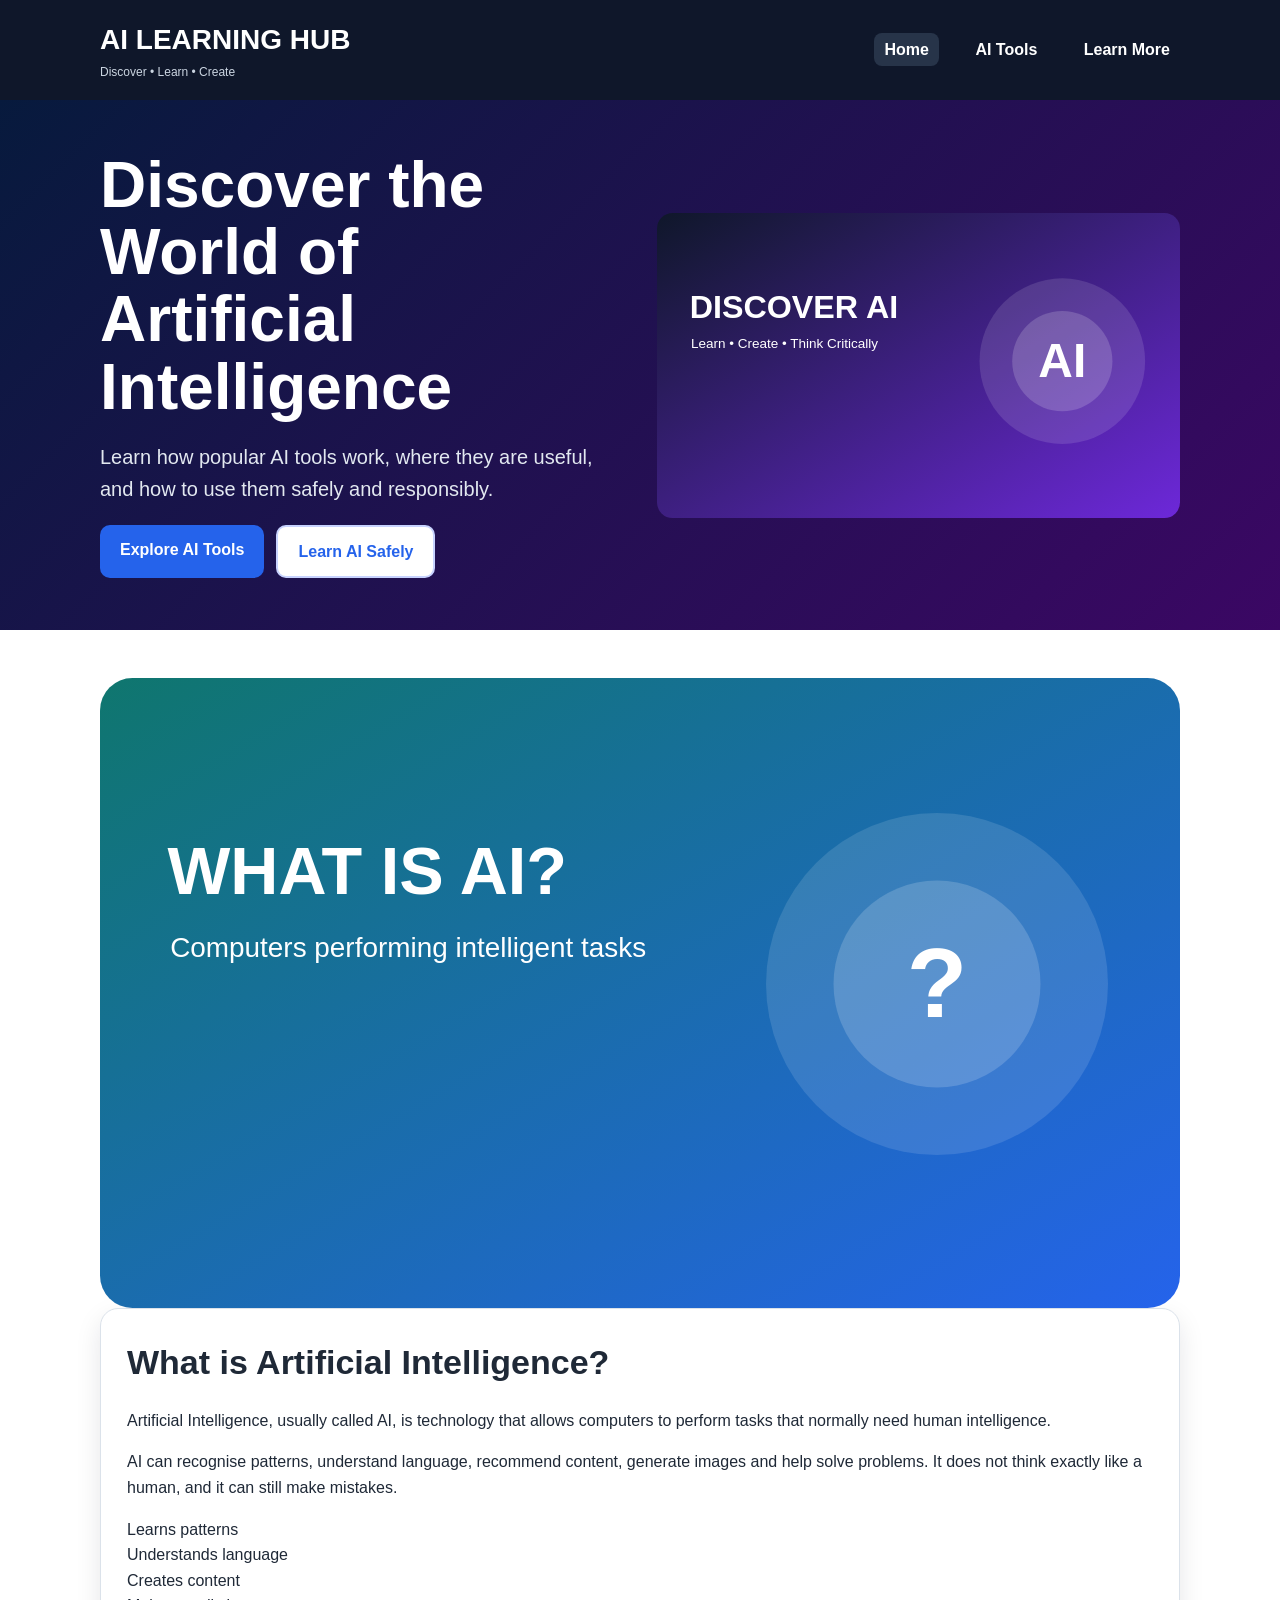
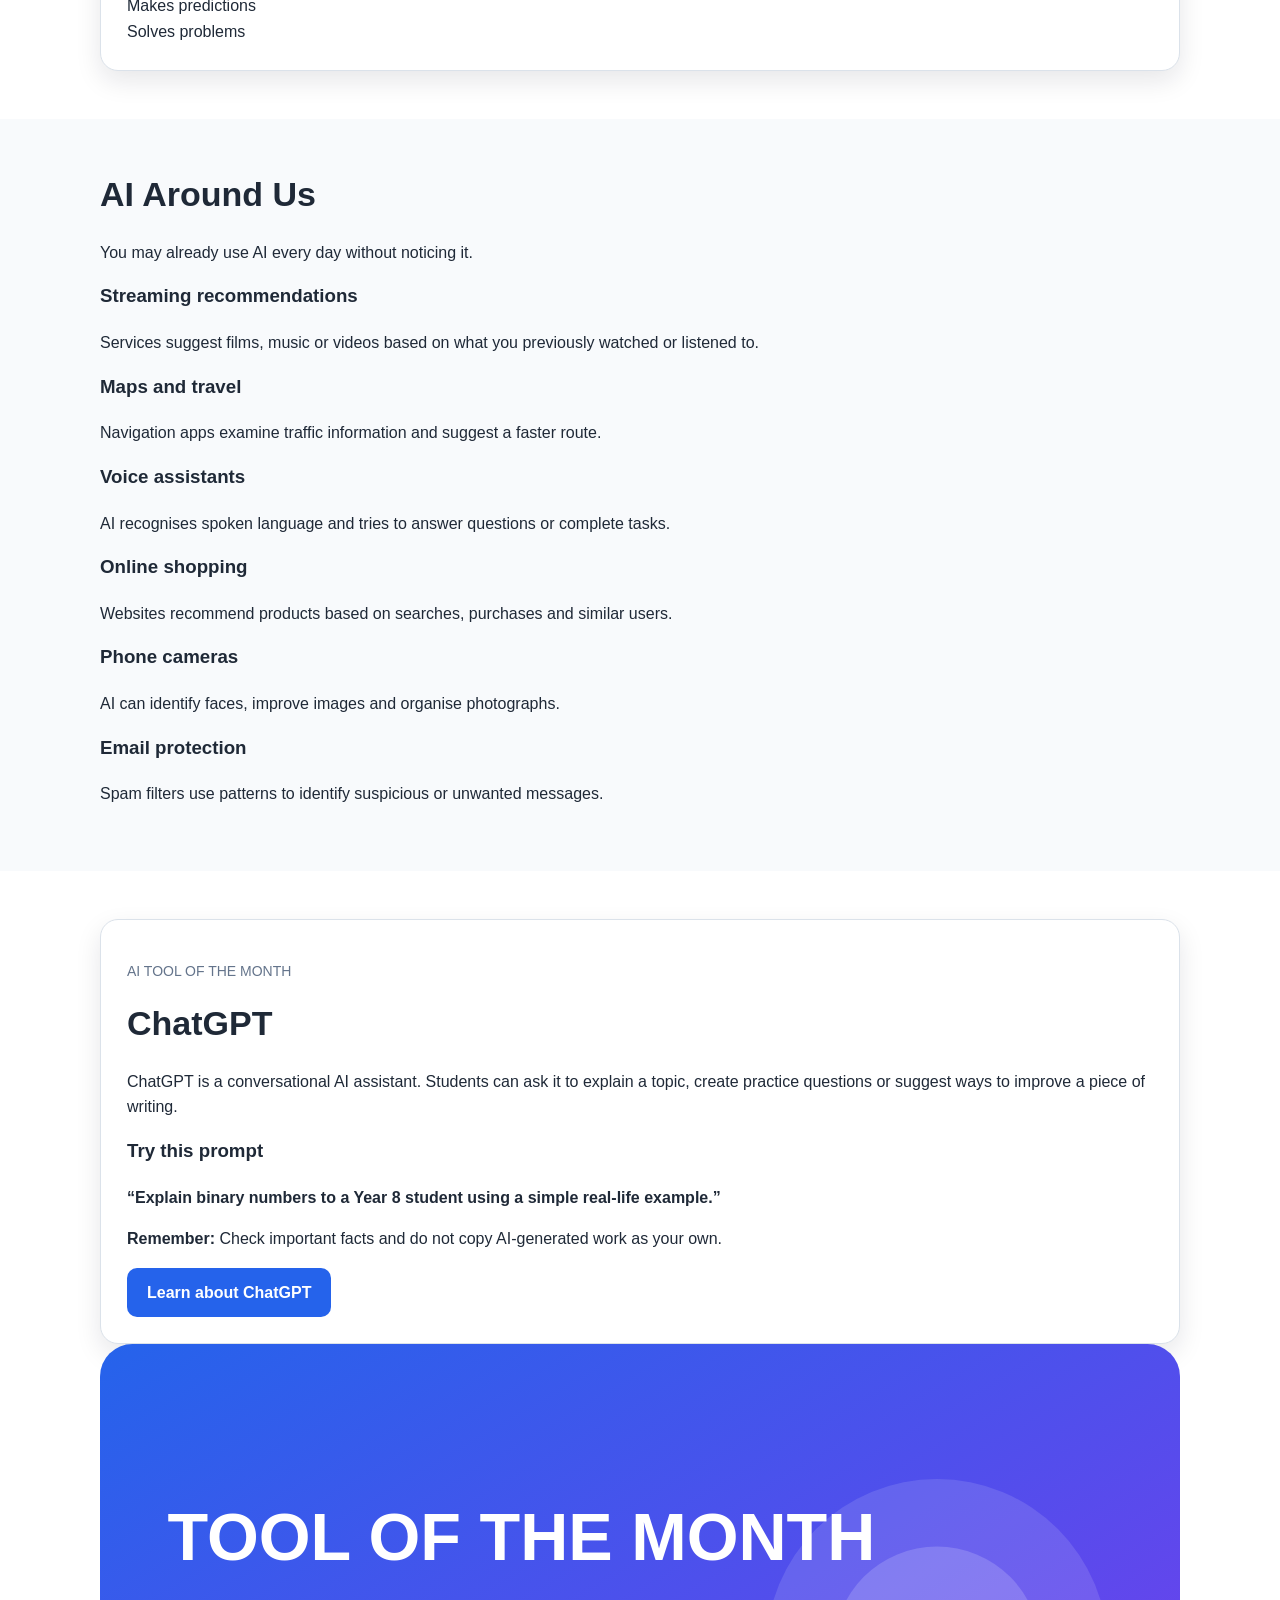
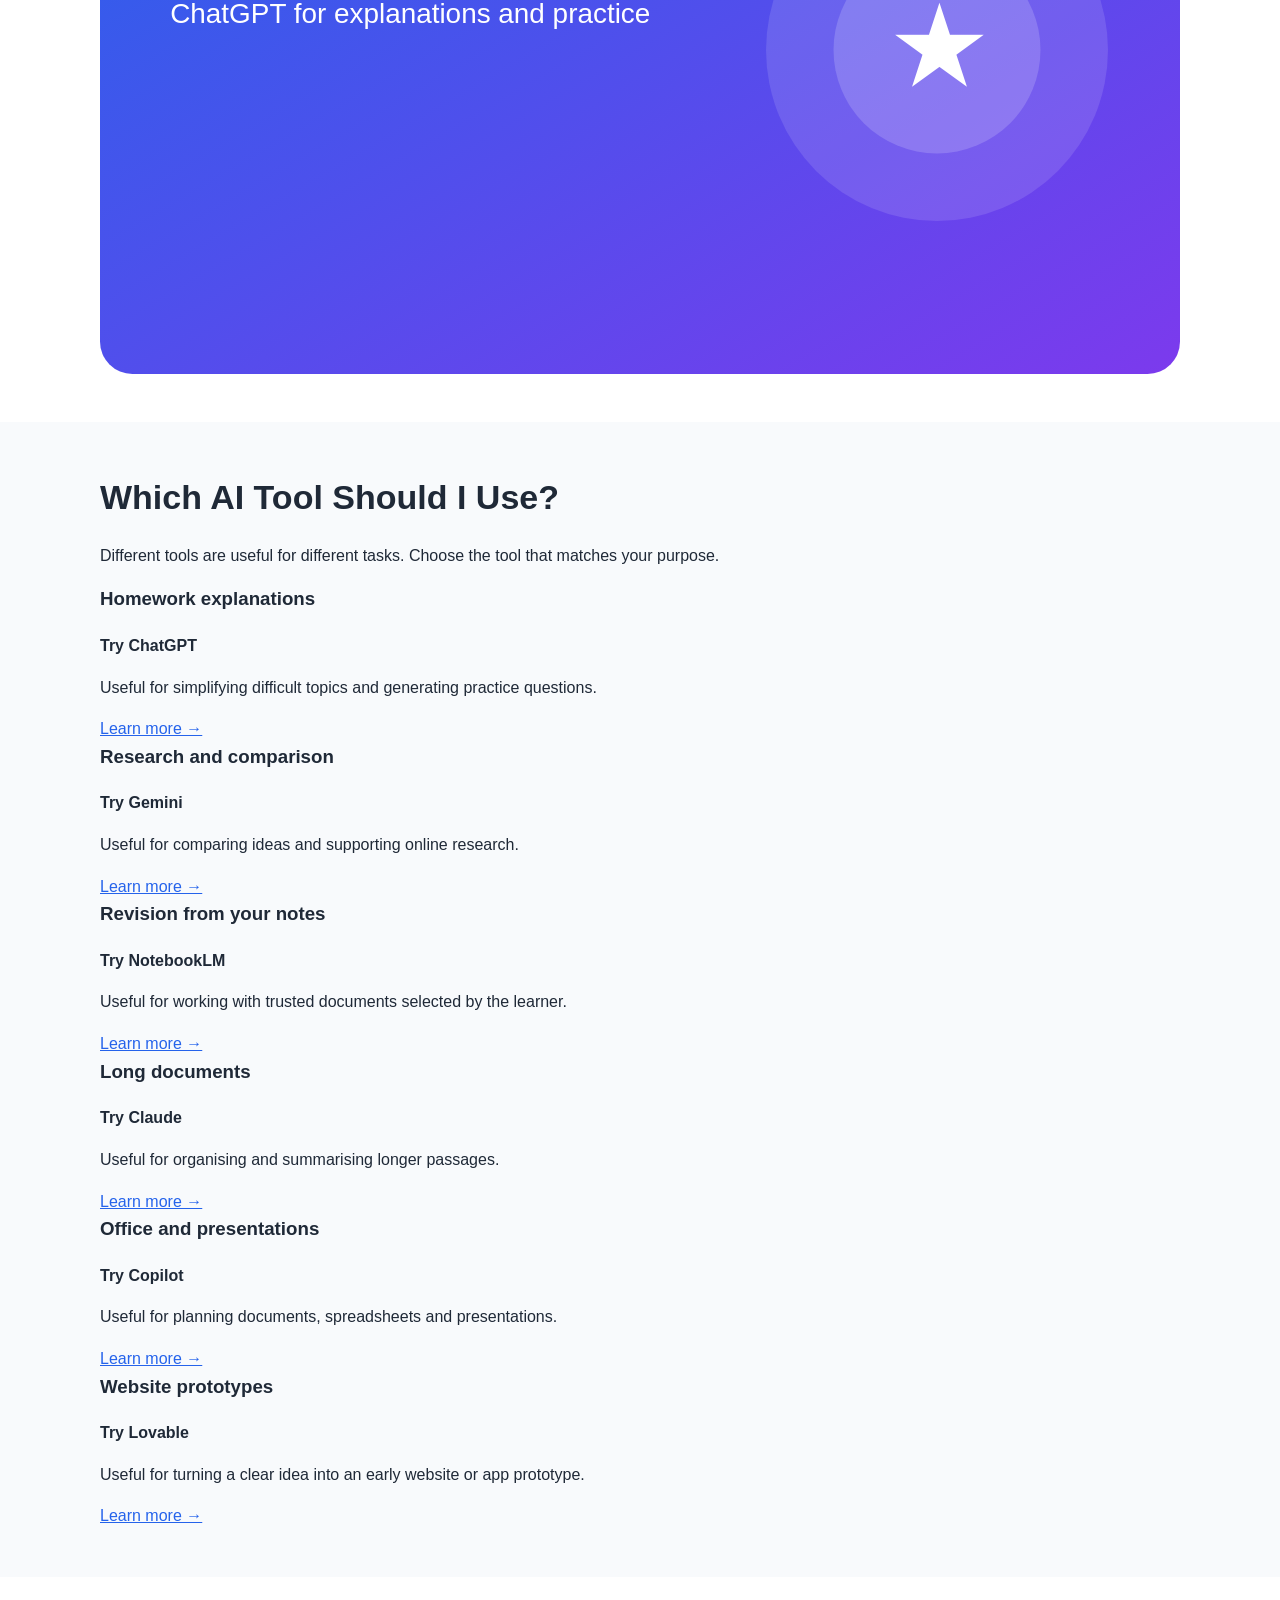
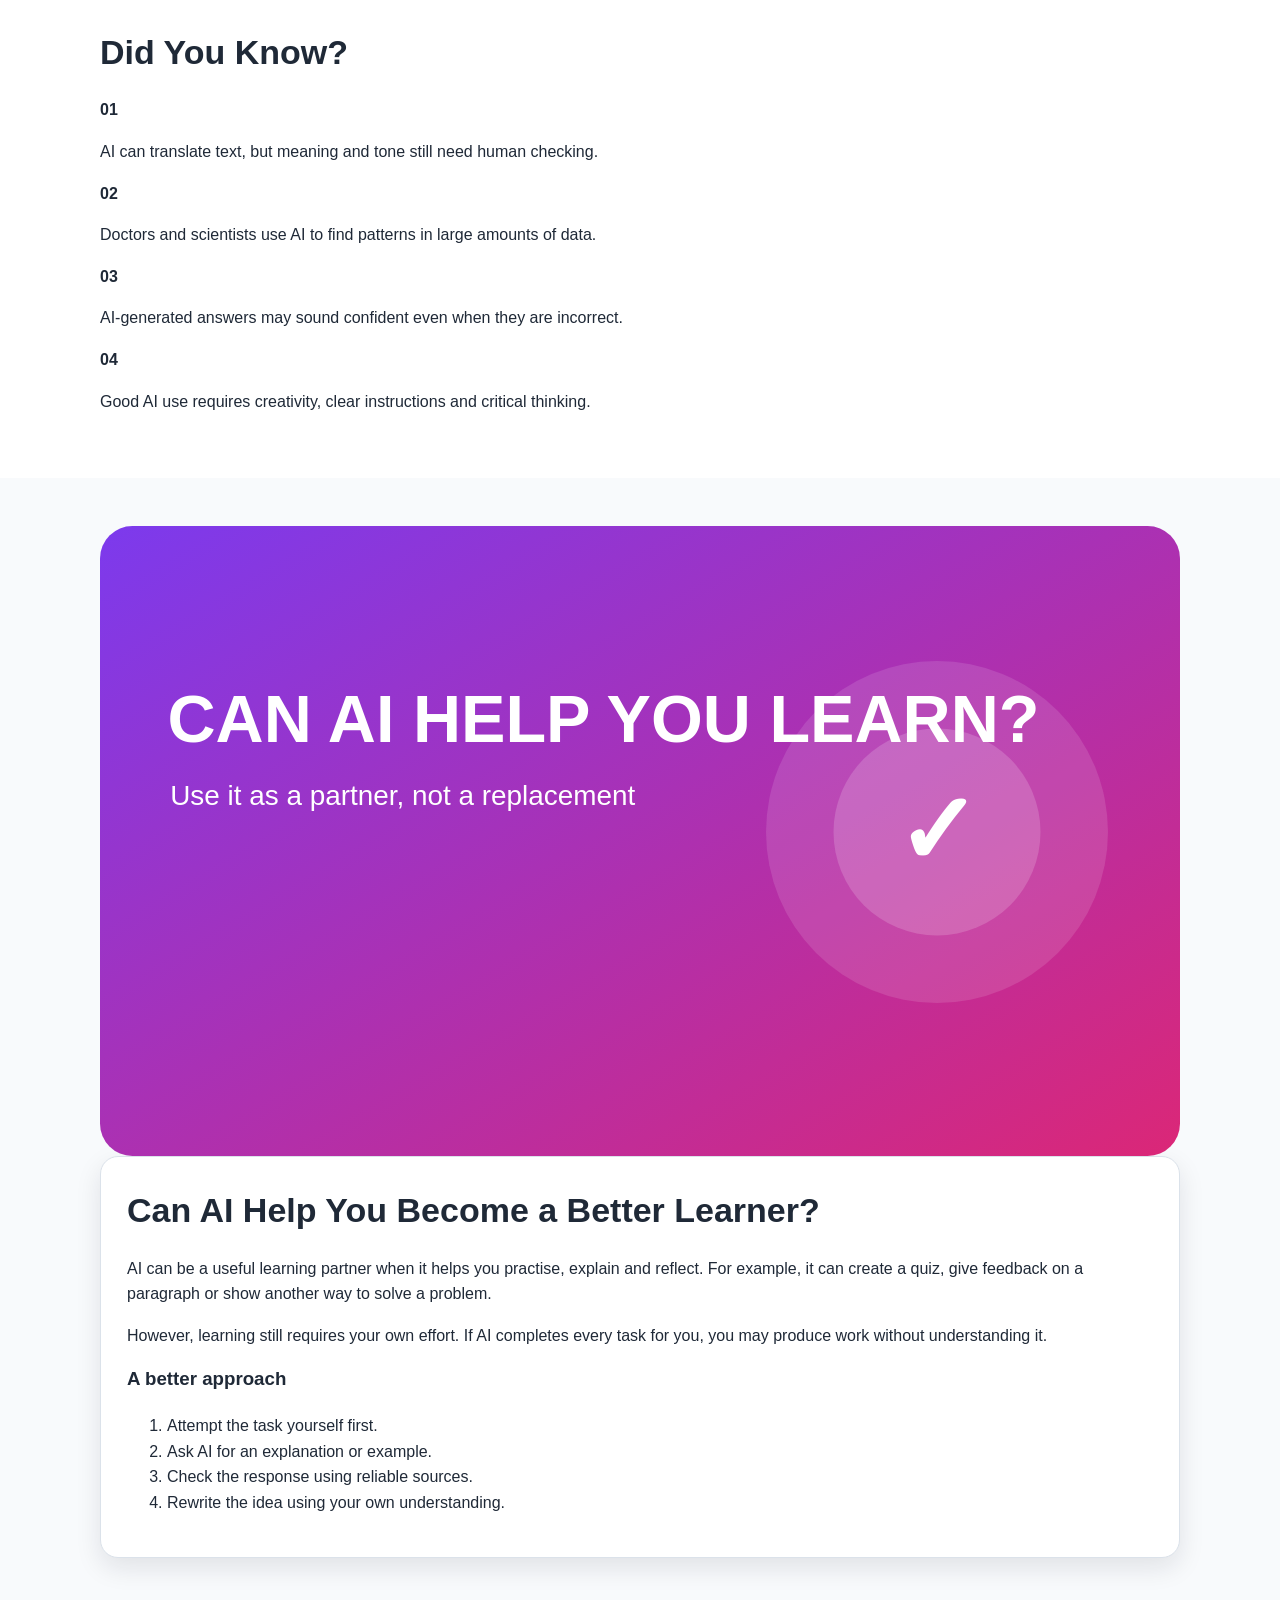
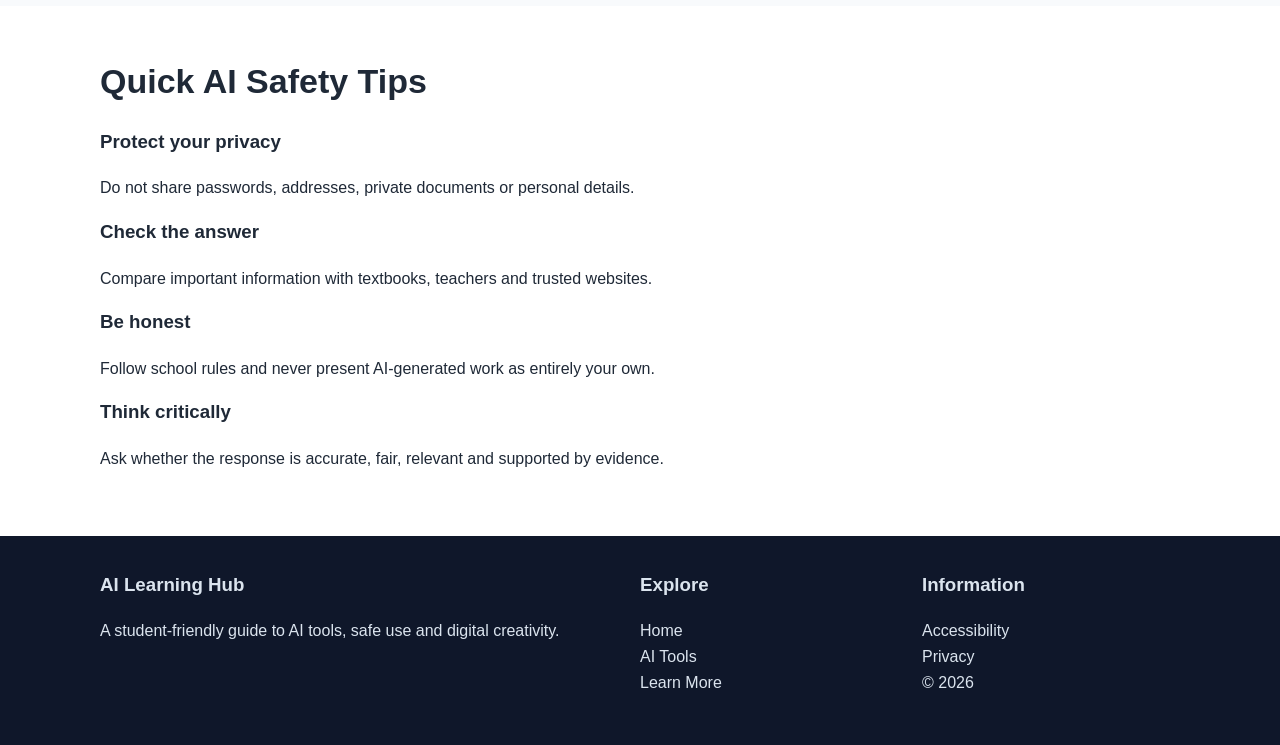
<file: index.html>
<!doctype html>
<html lang="en">
<head>
<meta charset="utf-8">
<meta name="viewport" content="width=device-width,initial-scale=1">
<title>AI Learning Hub | Home</title>
<meta name="description" content="A student-friendly introduction to artificial intelligence and useful AI tools.">
<link rel="stylesheet" href="css/style.css">
</head>
<body>
<header>
  <div class="container header-row">
    <div class="logo">AI LEARNING HUB<small>Discover • Learn • Create</small></div>
    <nav aria-label="Main navigation">
      <a class="active" href="index.html">Home</a>
      <a href="ai-tools.html">AI Tools</a>
      <a href="learn-more.html">Learn More</a>
    </nav>
  </div>
</header>

<main>
<section class="hero">
  <div class="container hero-grid">
    <div>
      <h1>Discover the World of Artificial Intelligence</h1>
      <p>Learn how popular AI tools work, where they are useful, and how to use them safely and responsibly.</p>
      <div class="button-row">
        <a class="button" href="ai-tools.html">Explore AI Tools</a>
        <a class="button secondary" href="#safety">Learn AI Safely</a>
      </div>
    </div>
    <img src="images/hero.svg" alt="Colourful AI Learning Hub banner">
  </div>
</section>

<section id="what-is-ai">
  <div class="container two-col">
    <img src="images/what-is-ai.svg" alt="What is Artificial Intelligence illustration">
    <div class="panel">
      <h2>What is Artificial Intelligence?</h2>
      <p>Artificial Intelligence, usually called AI, is technology that allows computers to perform tasks that normally need human intelligence.</p>
      <p>AI can recognise patterns, understand language, recommend content, generate images and help solve problems. It does not think exactly like a human, and it can still make mistakes.</p>
      <div class="ai-list">
        <div class="ai-item">Learns patterns</div>
        <div class="ai-item">Understands language</div>
        <div class="ai-item">Creates content</div>
        <div class="ai-item">Makes predictions</div>
        <div class="ai-item">Solves problems</div>
      </div>
    </div>
  </div>
</section>

<section class="light" id="around-us">
  <div class="container">
    <h2>AI Around Us</h2>
    <p>You may already use AI every day without noticing it.</p>
    <div class="cards">
      <div class="card"><h3>Streaming recommendations</h3><p>Services suggest films, music or videos based on what you previously watched or listened to.</p></div>
      <div class="card"><h3>Maps and travel</h3><p>Navigation apps examine traffic information and suggest a faster route.</p></div>
      <div class="card"><h3>Voice assistants</h3><p>AI recognises spoken language and tries to answer questions or complete tasks.</p></div>
      <div class="card"><h3>Online shopping</h3><p>Websites recommend products based on searches, purchases and similar users.</p></div>
      <div class="card"><h3>Phone cameras</h3><p>AI can identify faces, improve images and organise photographs.</p></div>
      <div class="card"><h3>Email protection</h3><p>Spam filters use patterns to identify suspicious or unwanted messages.</p></div>
    </div>
  </div>
</section>

<section id="tool-month">
  <div class="container two-col">
    <div class="panel">
      <p class="small">AI TOOL OF THE MONTH</p>
      <h2>ChatGPT</h2>
      <p>ChatGPT is a conversational AI assistant. Students can ask it to explain a topic, create practice questions or suggest ways to improve a piece of writing.</p>
      <h3>Try this prompt</h3>
      <p><strong>“Explain binary numbers to a Year 8 student using a simple real-life example.”</strong></p>
      <p><strong>Remember:</strong> Check important facts and do not copy AI-generated work as your own.</p>
      <a class="button" href="ai-tools.html#chatgpt">Learn about ChatGPT</a>
    </div>
    <img src="images/tool-month.svg" alt="ChatGPT tool of the month banner">
  </div>
</section>

<section class="light" id="choose-tool">
  <div class="container">
    <h2>Which AI Tool Should I Use?</h2>
    <p>Different tools are useful for different tasks. Choose the tool that matches your purpose.</p>
    <div class="tool-grid">
      <div class="tool-card"><h3>Homework explanations</h3><p><strong>Try ChatGPT</strong></p><p>Useful for simplifying difficult topics and generating practice questions.</p><a href="ai-tools.html#chatgpt">Learn more →</a></div>
      <div class="tool-card"><h3>Research and comparison</h3><p><strong>Try Gemini</strong></p><p>Useful for comparing ideas and supporting online research.</p><a href="ai-tools.html#gemini">Learn more →</a></div>
      <div class="tool-card"><h3>Revision from your notes</h3><p><strong>Try NotebookLM</strong></p><p>Useful for working with trusted documents selected by the learner.</p><a href="ai-tools.html#notebooklm">Learn more →</a></div>
      <div class="tool-card"><h3>Long documents</h3><p><strong>Try Claude</strong></p><p>Useful for organising and summarising longer passages.</p><a href="ai-tools.html#claude">Learn more →</a></div>
      <div class="tool-card"><h3>Office and presentations</h3><p><strong>Try Copilot</strong></p><p>Useful for planning documents, spreadsheets and presentations.</p><a href="ai-tools.html#copilot">Learn more →</a></div>
      <div class="tool-card"><h3>Website prototypes</h3><p><strong>Try Lovable</strong></p><p>Useful for turning a clear idea into an early website or app prototype.</p><a href="ai-tools.html#lovable">Learn more →</a></div>
    </div>
  </div>
</section>

<section id="facts">
  <div class="container">
    <h2>Did You Know?</h2>
    <div class="facts">
      <div class="fact"><strong>01</strong><p>AI can translate text, but meaning and tone still need human checking.</p></div>
      <div class="fact"><strong>02</strong><p>Doctors and scientists use AI to find patterns in large amounts of data.</p></div>
      <div class="fact"><strong>03</strong><p>AI-generated answers may sound confident even when they are incorrect.</p></div>
      <div class="fact"><strong>04</strong><p>Good AI use requires creativity, clear instructions and critical thinking.</p></div>
    </div>
  </div>
</section>

<section class="light" id="featured-story">
  <div class="container two-col">
    <img src="images/story.svg" alt="Can AI help you learn illustration">
    <div class="panel">
      <h2>Can AI Help You Become a Better Learner?</h2>
      <p>AI can be a useful learning partner when it helps you practise, explain and reflect. For example, it can create a quiz, give feedback on a paragraph or show another way to solve a problem.</p>
      <p>However, learning still requires your own effort. If AI completes every task for you, you may produce work without understanding it.</p>
      <h3>A better approach</h3>
      <ol>
        <li>Attempt the task yourself first.</li>
        <li>Ask AI for an explanation or example.</li>
        <li>Check the response using reliable sources.</li>
        <li>Rewrite the idea using your own understanding.</li>
      </ol>
    </div>
  </div>
</section>

<section id="safety">
  <div class="container">
    <h2>Quick AI Safety Tips</h2>
    <div class="safety-grid">
      <div class="safety"><h3>Protect your privacy</h3><p>Do not share passwords, addresses, private documents or personal details.</p></div>
      <div class="safety"><h3>Check the answer</h3><p>Compare important information with textbooks, teachers and trusted websites.</p></div>
      <div class="safety"><h3>Be honest</h3><p>Follow school rules and never present AI-generated work as entirely your own.</p></div>
      <div class="safety"><h3>Think critically</h3><p>Ask whether the response is accurate, fair, relevant and supported by evidence.</p></div>
    </div>
  </div>
</section>
</main>

<footer>
  <div class="container footer-grid">
    <div><h3>AI Learning Hub</h3><p>A student-friendly guide to AI tools, safe use and digital creativity.</p></div>
    <div><h3>Explore</h3><p><a href="index.html">Home</a><br><a href="ai-tools.html">AI Tools</a><br><a href="learn-more.html">Learn More</a></p></div>
    <div><h3>Information</h3><p>Accessibility<br>Privacy<br>© 2026</p></div>
  </div>
</footer>
</body>
</html>
</file>
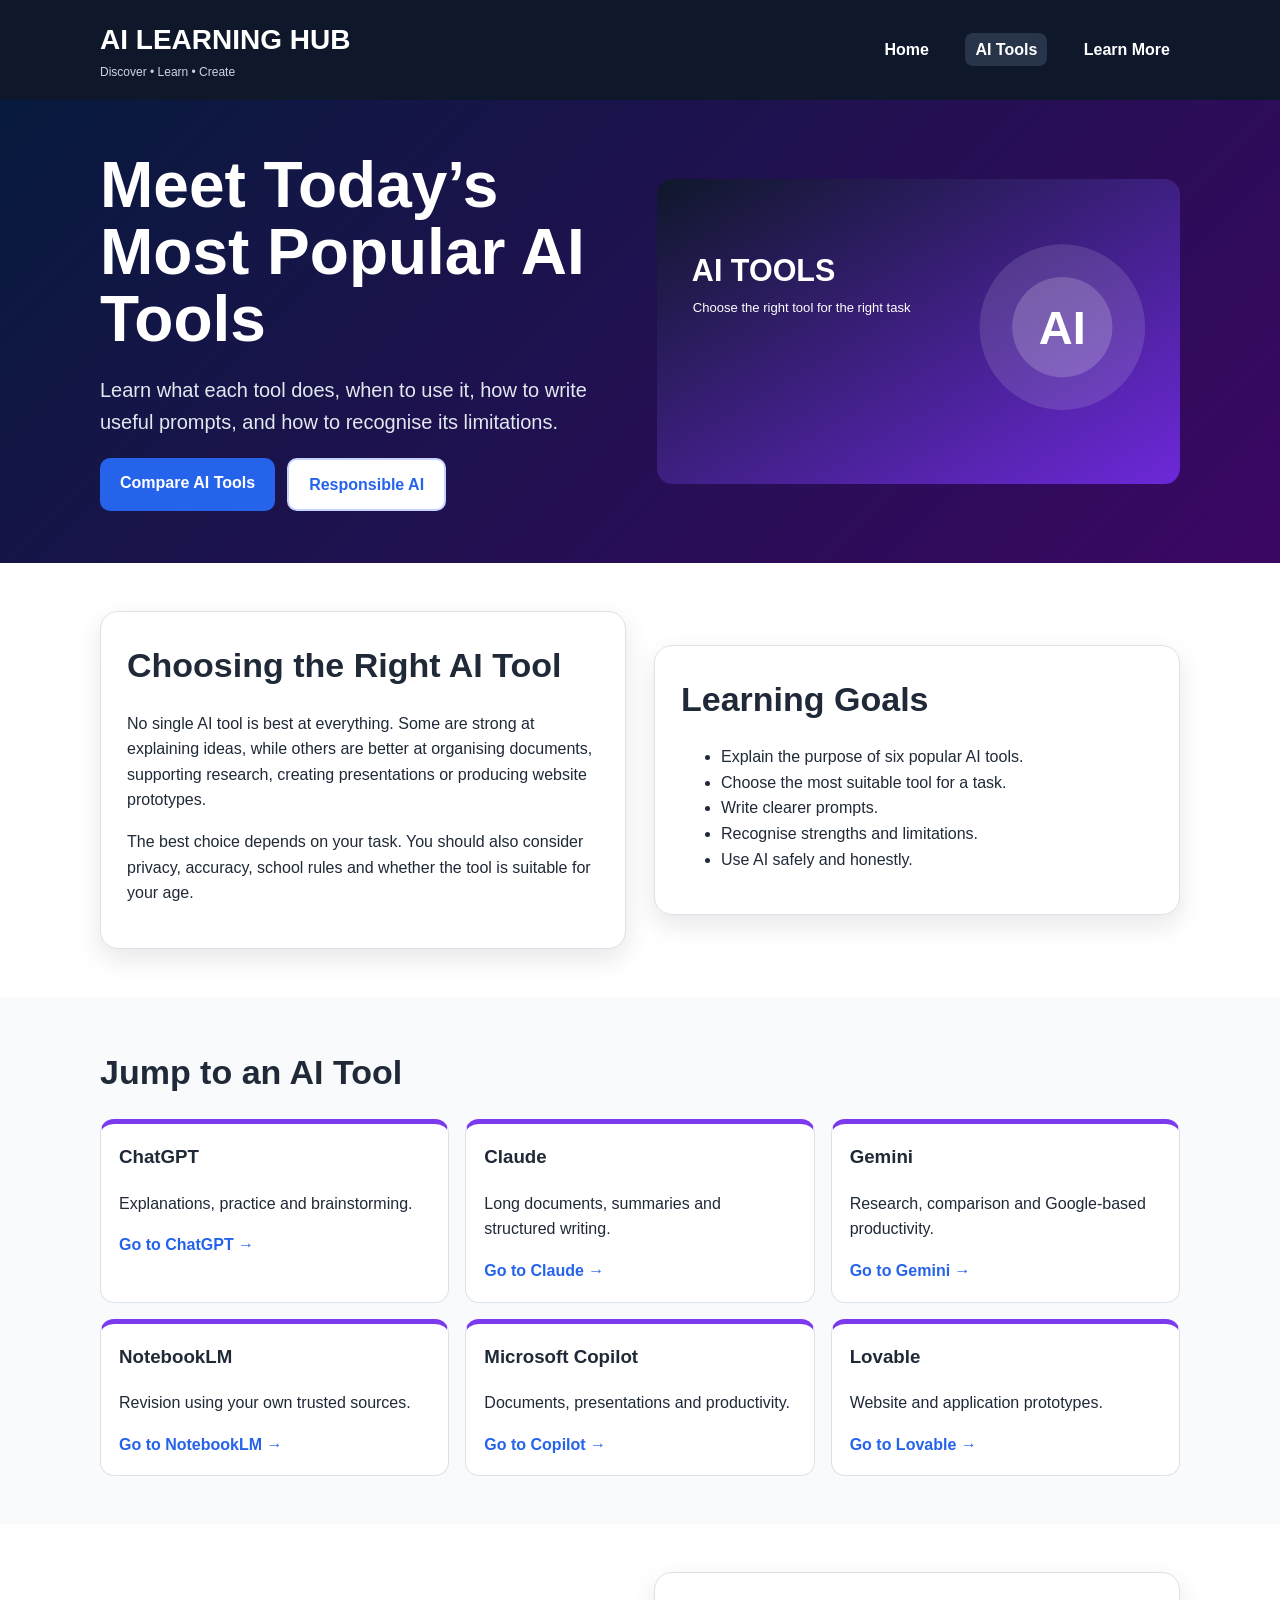
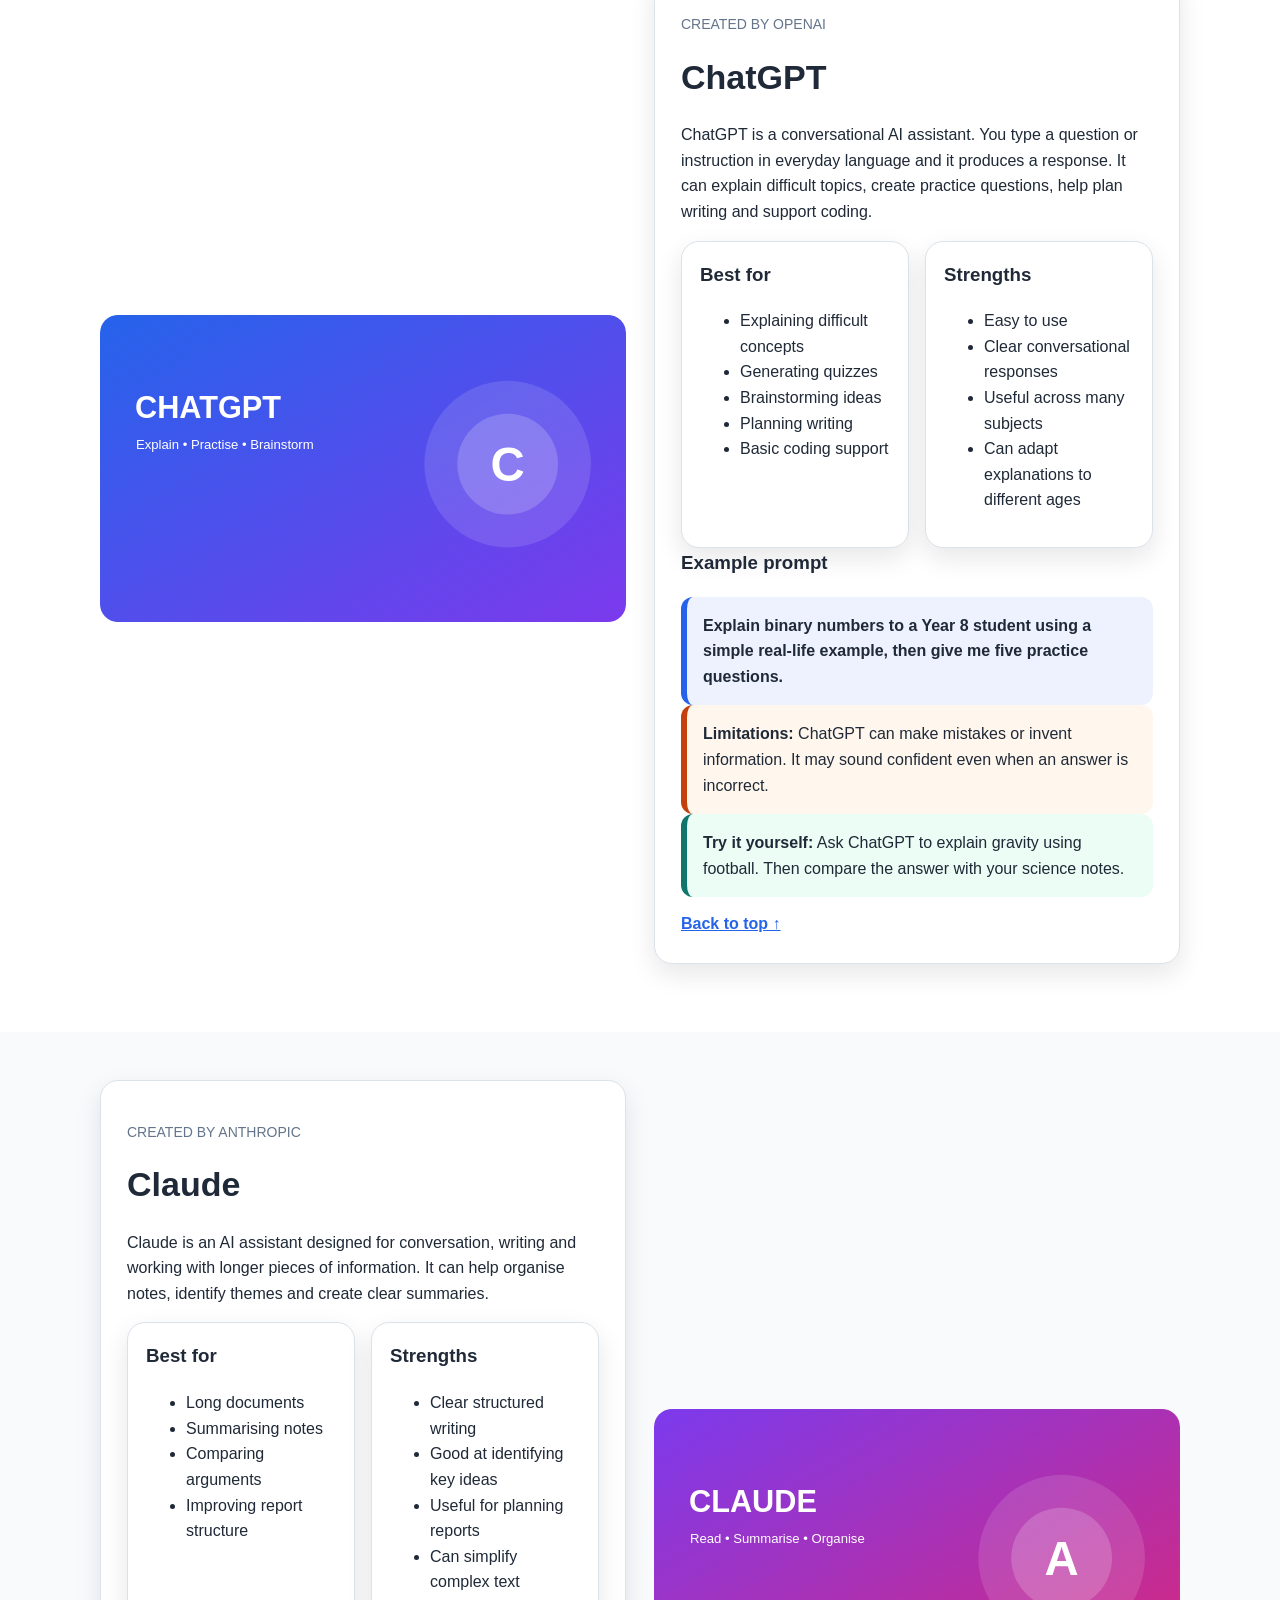
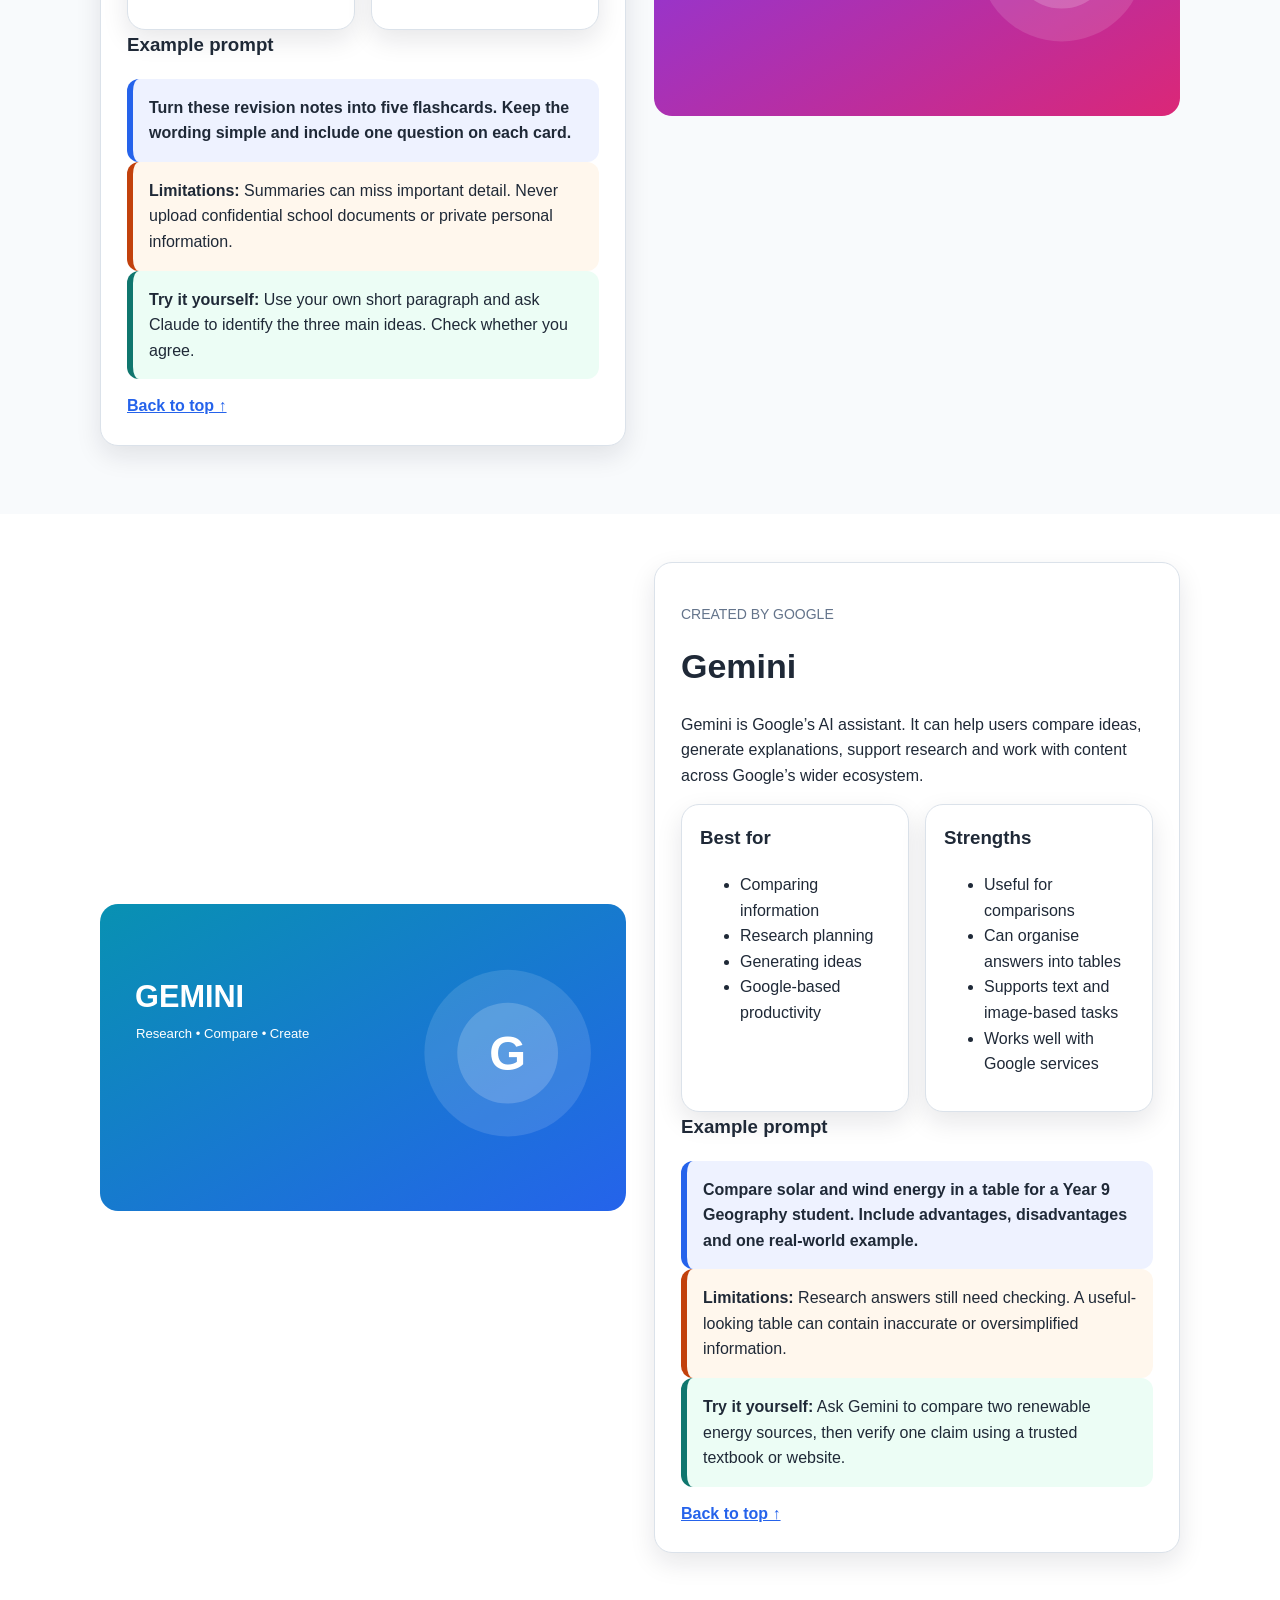
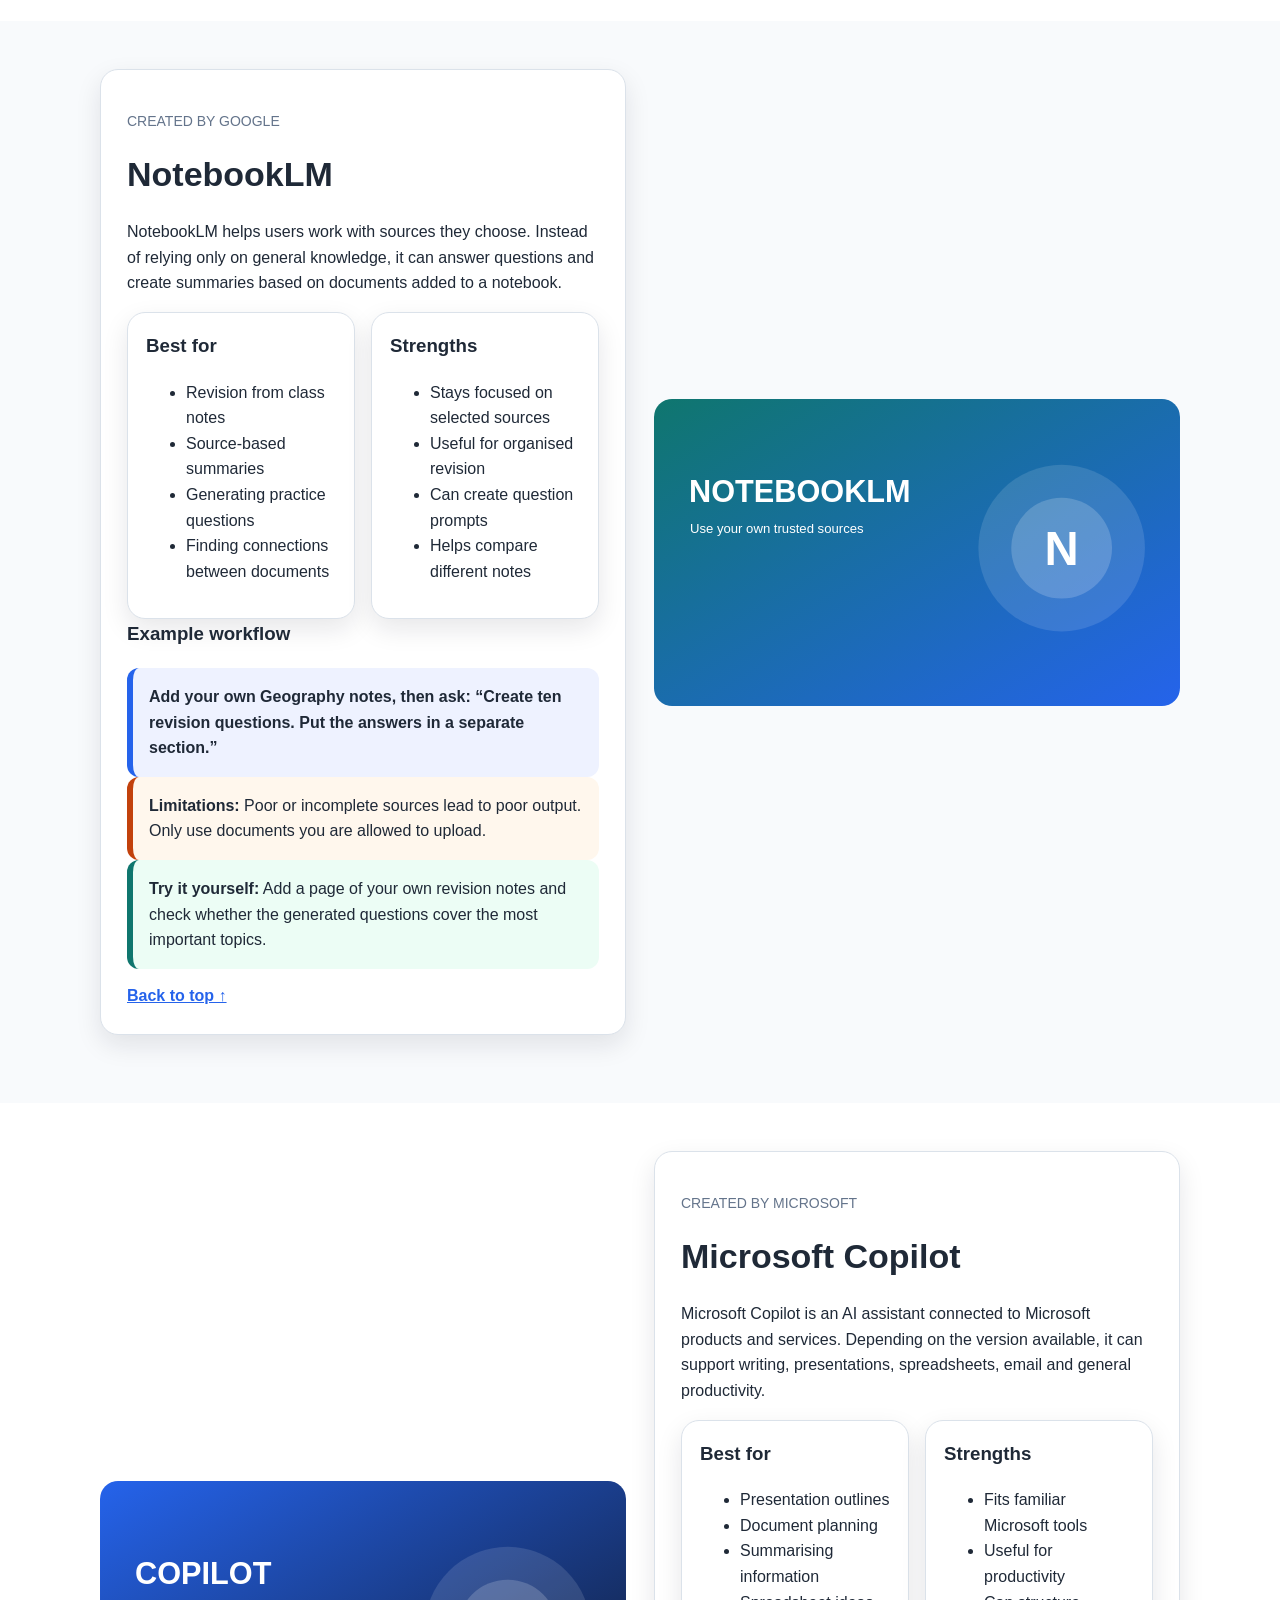
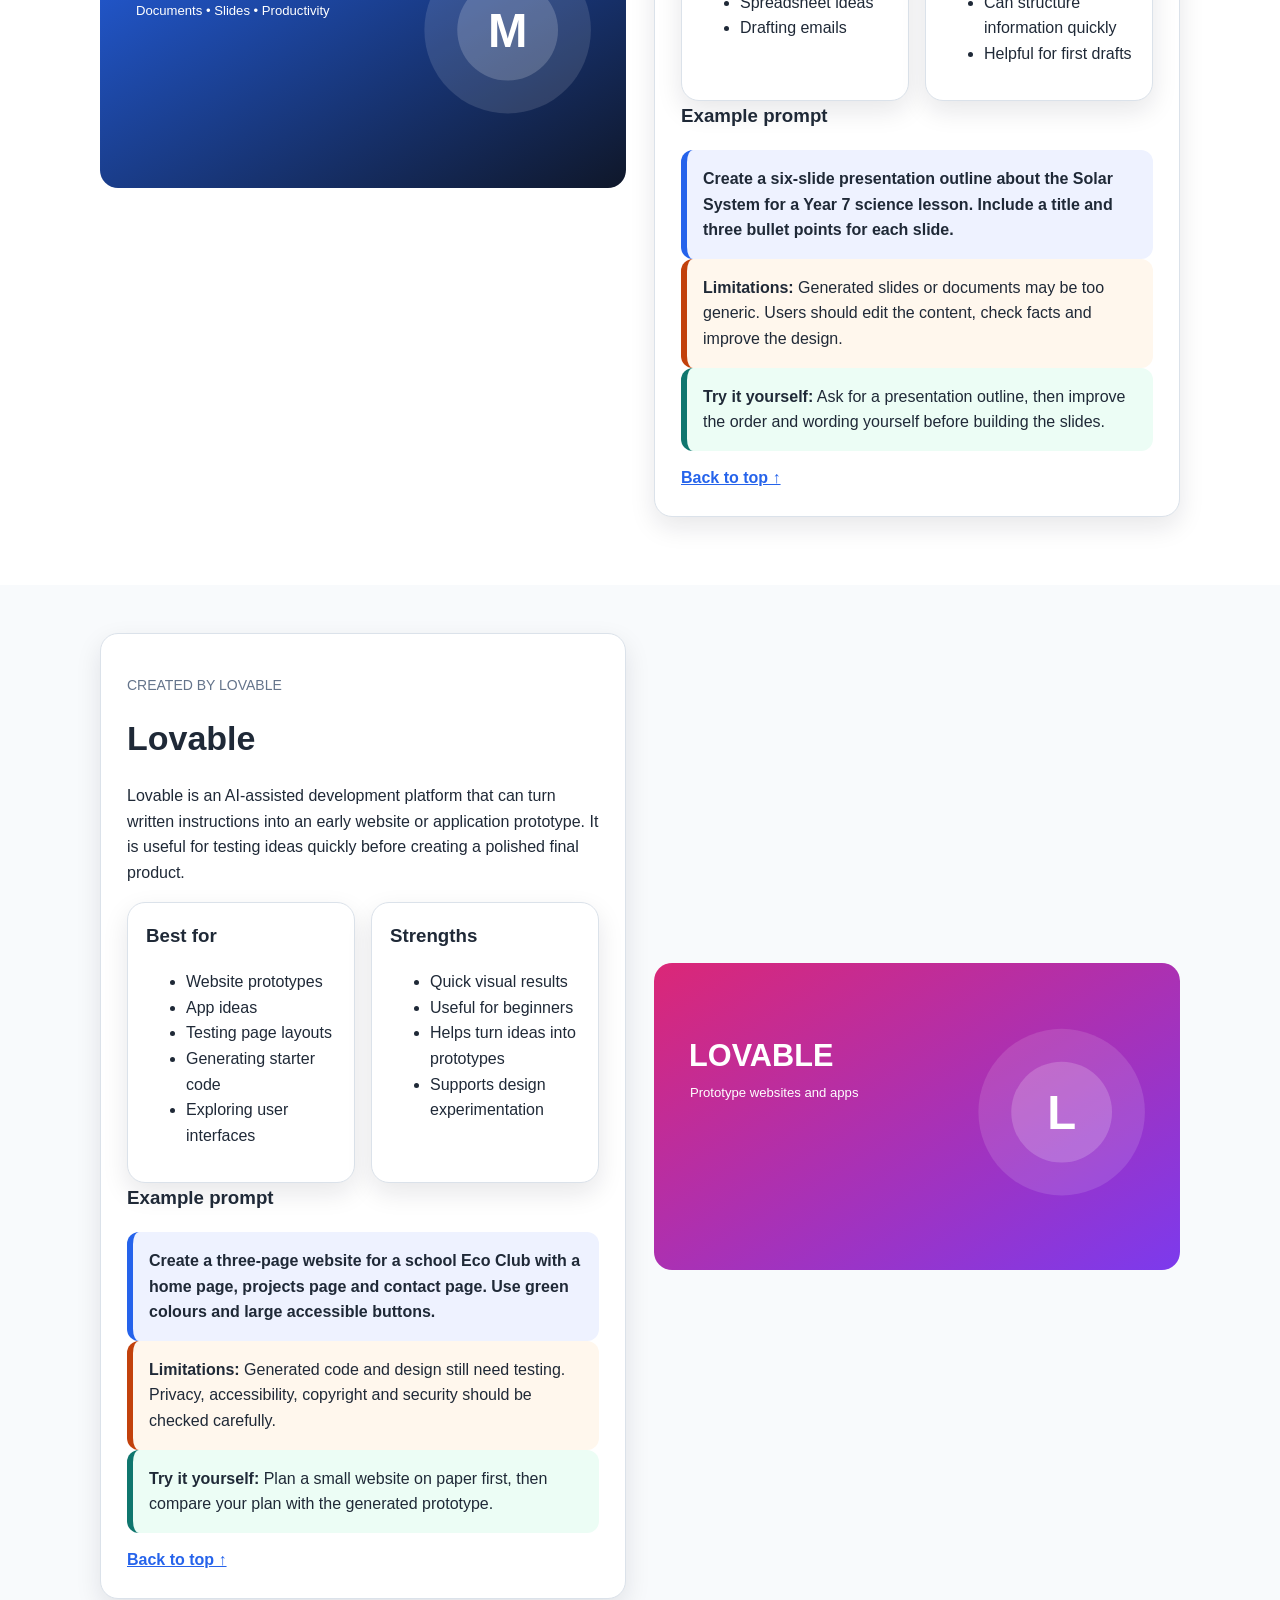
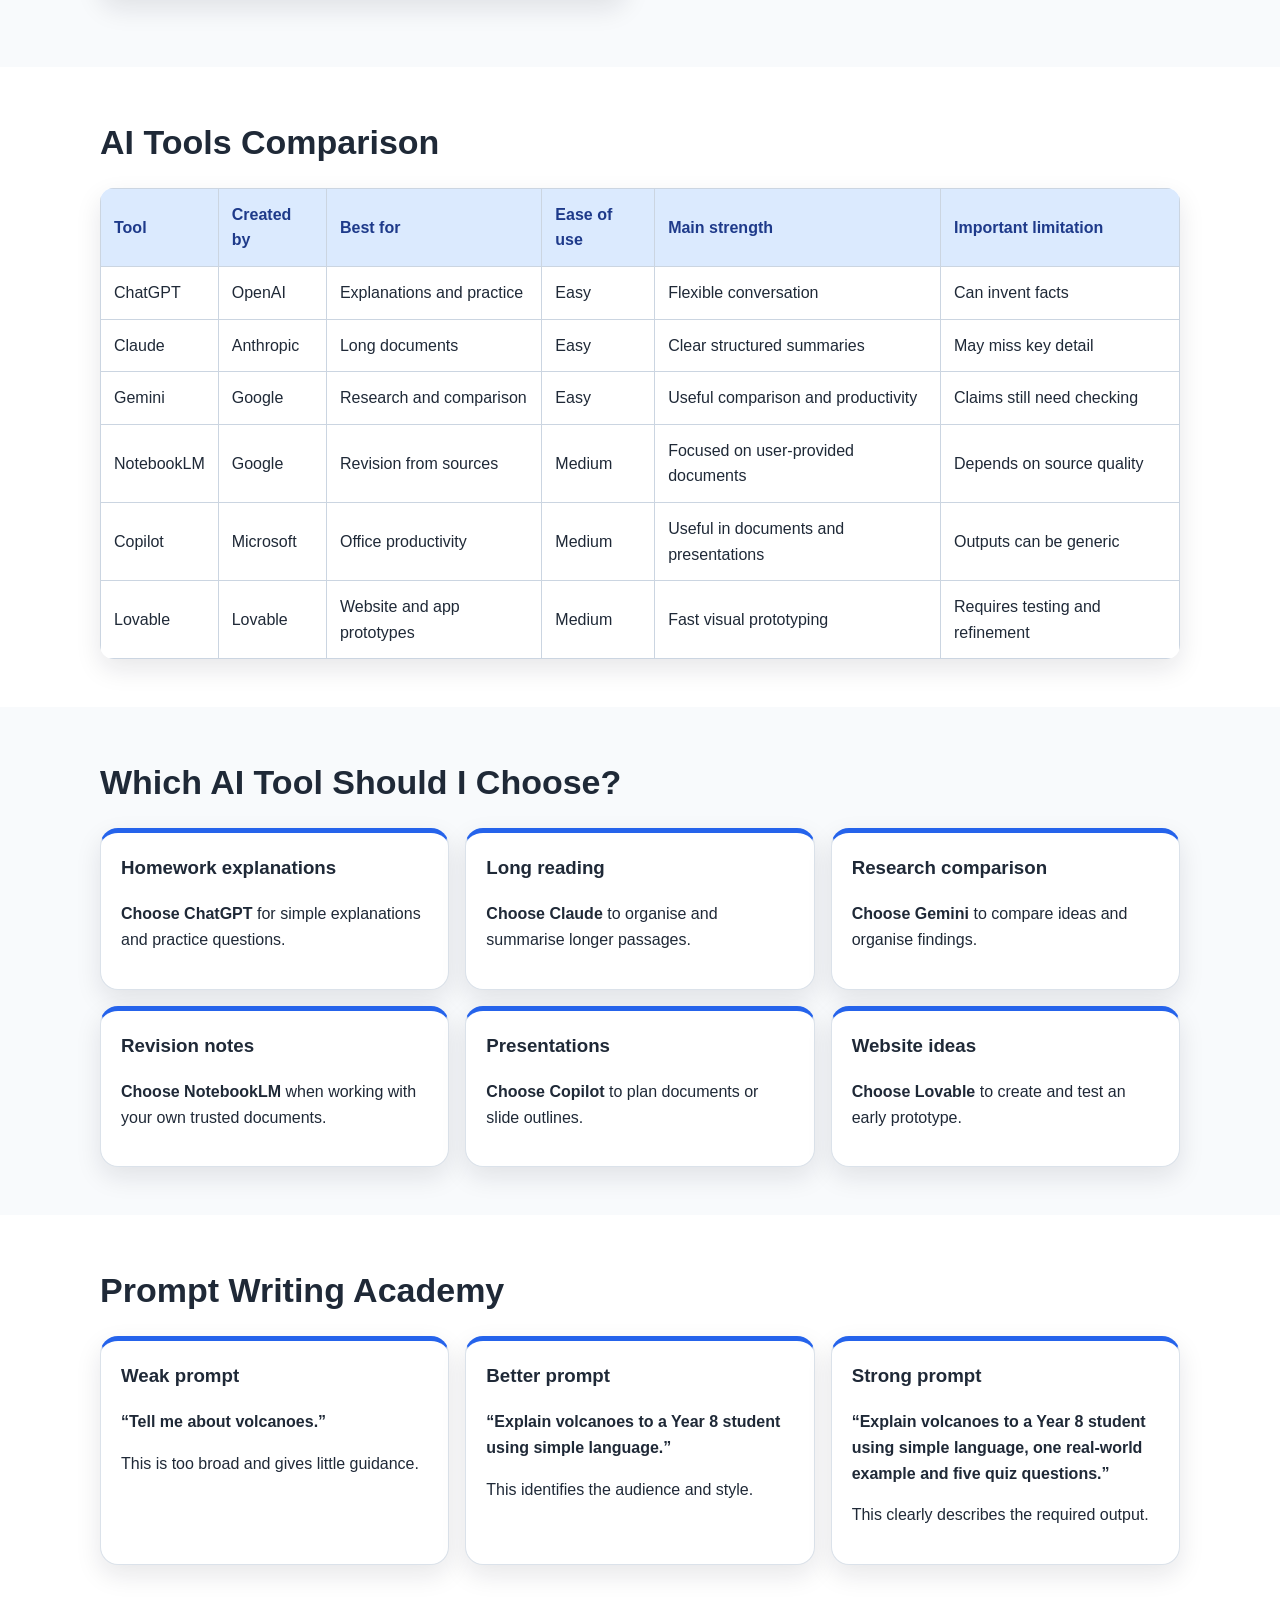
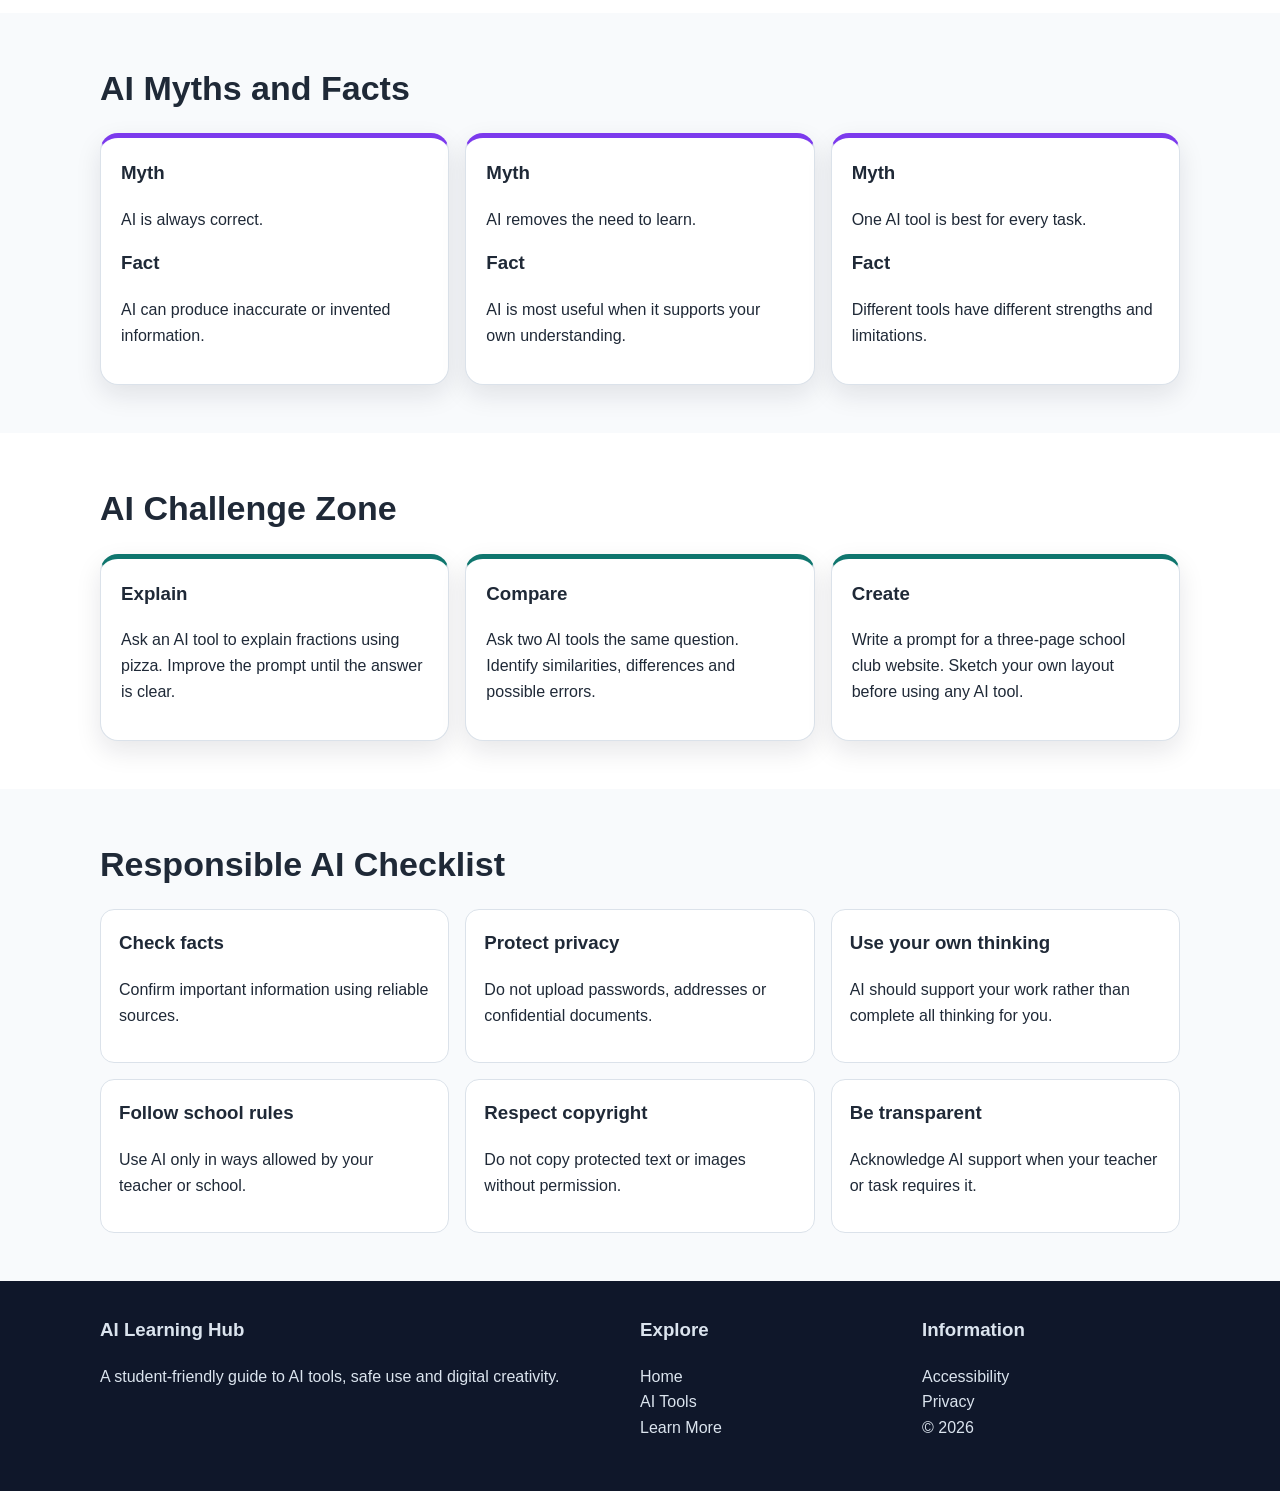
<file: ai-tools.html>
<!doctype html>
<html lang="en">
<head>
<meta charset="utf-8">
<meta name="viewport" content="width=device-width,initial-scale=1">
<title>AI Learning Hub | AI Tools</title>
<meta name="description" content="A student-friendly guide to ChatGPT, Claude, Gemini, NotebookLM, Microsoft Copilot and Lovable.">
<link rel="stylesheet" href="css/style.css">
</head>
<body>
<a class="skip-link" href="#main">Skip to main content</a>

<header>
  <div class="container header-row">
    <div class="logo">AI LEARNING HUB<small>Discover • Learn • Create</small></div>
    <nav aria-label="Main navigation">
      <a href="index.html">Home</a>
      <a class="active" href="ai-tools.html">AI Tools</a>
      <a href="learn-more.html">Learn More</a>
    </nav>
  </div>
</header>

<main id="main">
<section class="hero" id="top">
  <div class="container hero-grid">
    <div>
      <h1>Meet Today’s Most Popular AI Tools</h1>
      <p>Learn what each tool does, when to use it, how to write useful prompts, and how to recognise its limitations.</p>
      <div class="button-row">
        <a class="button" href="#compare">Compare AI Tools</a>
        <a class="button secondary" href="#responsible">Responsible AI</a>
      </div>
    </div>
    <img src="images/hero-tools.svg" alt="AI tools learning banner">
  </div>
</section>

<section>
  <div class="container intro-grid">
    <div class="panel">
      <h2>Choosing the Right AI Tool</h2>
      <p>No single AI tool is best at everything. Some are strong at explaining ideas, while others are better at organising documents, supporting research, creating presentations or producing website prototypes.</p>
      <p>The best choice depends on your task. You should also consider privacy, accuracy, school rules and whether the tool is suitable for your age.</p>
    </div>
    <div class="panel">
      <h2>Learning Goals</h2>
      <ul>
        <li>Explain the purpose of six popular AI tools.</li>
        <li>Choose the most suitable tool for a task.</li>
        <li>Write clearer prompts.</li>
        <li>Recognise strengths and limitations.</li>
        <li>Use AI safely and honestly.</li>
      </ul>
    </div>
  </div>
</section>

<section class="light">
  <div class="container">
    <h2>Jump to an AI Tool</h2>
    <div class="anchor-grid">
      <div class="anchor-card"><h3>ChatGPT</h3><p>Explanations, practice and brainstorming.</p><a href="#chatgpt">Go to ChatGPT →</a></div>
      <div class="anchor-card"><h3>Claude</h3><p>Long documents, summaries and structured writing.</p><a href="#claude">Go to Claude →</a></div>
      <div class="anchor-card"><h3>Gemini</h3><p>Research, comparison and Google-based productivity.</p><a href="#gemini">Go to Gemini →</a></div>
      <div class="anchor-card"><h3>NotebookLM</h3><p>Revision using your own trusted sources.</p><a href="#notebooklm">Go to NotebookLM →</a></div>
      <div class="anchor-card"><h3>Microsoft Copilot</h3><p>Documents, presentations and productivity.</p><a href="#copilot">Go to Copilot →</a></div>
      <div class="anchor-card"><h3>Lovable</h3><p>Website and application prototypes.</p><a href="#lovable">Go to Lovable →</a></div>
    </div>
  </div>
</section>

<section id="chatgpt">
  <div class="container tool-section">
    <img src="images/chatgpt.svg" alt="ChatGPT learning banner">
    <div class="panel">
      <p class="small">CREATED BY OPENAI</p>
      <h2>ChatGPT</h2>
      <p>ChatGPT is a conversational AI assistant. You type a question or instruction in everyday language and it produces a response. It can explain difficult topics, create practice questions, help plan writing and support coding.</p>

      <div class="detail-grid">
        <div class="mini-card"><h3>Best for</h3><ul><li>Explaining difficult concepts</li><li>Generating quizzes</li><li>Brainstorming ideas</li><li>Planning writing</li><li>Basic coding support</li></ul></div>
        <div class="mini-card"><h3>Strengths</h3><ul><li>Easy to use</li><li>Clear conversational responses</li><li>Useful across many subjects</li><li>Can adapt explanations to different ages</li></ul></div>
      </div>

      <h3>Example prompt</h3>
      <div class="prompt-box">Explain binary numbers to a Year 8 student using a simple real-life example, then give me five practice questions.</div>

      <div class="warning-box"><strong>Limitations:</strong> ChatGPT can make mistakes or invent information. It may sound confident even when an answer is incorrect.</div>
      <div class="tip-box"><strong>Try it yourself:</strong> Ask ChatGPT to explain gravity using football. Then compare the answer with your science notes.</div>
      <a class="back-top" href="#top">Back to top ↑</a>
    </div>
  </div>
</section>

<section id="claude" class="light">
  <div class="container tool-section">
    <div class="panel">
      <p class="small">CREATED BY ANTHROPIC</p>
      <h2>Claude</h2>
      <p>Claude is an AI assistant designed for conversation, writing and working with longer pieces of information. It can help organise notes, identify themes and create clear summaries.</p>

      <div class="detail-grid">
        <div class="mini-card"><h3>Best for</h3><ul><li>Long documents</li><li>Summarising notes</li><li>Comparing arguments</li><li>Improving report structure</li></ul></div>
        <div class="mini-card"><h3>Strengths</h3><ul><li>Clear structured writing</li><li>Good at identifying key ideas</li><li>Useful for planning reports</li><li>Can simplify complex text</li></ul></div>
      </div>

      <h3>Example prompt</h3>
      <div class="prompt-box">Turn these revision notes into five flashcards. Keep the wording simple and include one question on each card.</div>

      <div class="warning-box"><strong>Limitations:</strong> Summaries can miss important detail. Never upload confidential school documents or private personal information.</div>
      <div class="tip-box"><strong>Try it yourself:</strong> Use your own short paragraph and ask Claude to identify the three main ideas. Check whether you agree.</div>
      <a class="back-top" href="#top">Back to top ↑</a>
    </div>
    <img src="images/claude.svg" alt="Claude learning banner">
  </div>
</section>

<section id="gemini">
  <div class="container tool-section">
    <img src="images/gemini.svg" alt="Gemini learning banner">
    <div class="panel">
      <p class="small">CREATED BY GOOGLE</p>
      <h2>Gemini</h2>
      <p>Gemini is Google’s AI assistant. It can help users compare ideas, generate explanations, support research and work with content across Google’s wider ecosystem.</p>

      <div class="detail-grid">
        <div class="mini-card"><h3>Best for</h3><ul><li>Comparing information</li><li>Research planning</li><li>Generating ideas</li><li>Google-based productivity</li></ul></div>
        <div class="mini-card"><h3>Strengths</h3><ul><li>Useful for comparisons</li><li>Can organise answers into tables</li><li>Supports text and image-based tasks</li><li>Works well with Google services</li></ul></div>
      </div>

      <h3>Example prompt</h3>
      <div class="prompt-box">Compare solar and wind energy in a table for a Year 9 Geography student. Include advantages, disadvantages and one real-world example.</div>

      <div class="warning-box"><strong>Limitations:</strong> Research answers still need checking. A useful-looking table can contain inaccurate or oversimplified information.</div>
      <div class="tip-box"><strong>Try it yourself:</strong> Ask Gemini to compare two renewable energy sources, then verify one claim using a trusted textbook or website.</div>
      <a class="back-top" href="#top">Back to top ↑</a>
    </div>
  </div>
</section>

<section id="notebooklm" class="light">
  <div class="container tool-section">
    <div class="panel">
      <p class="small">CREATED BY GOOGLE</p>
      <h2>NotebookLM</h2>
      <p>NotebookLM helps users work with sources they choose. Instead of relying only on general knowledge, it can answer questions and create summaries based on documents added to a notebook.</p>

      <div class="detail-grid">
        <div class="mini-card"><h3>Best for</h3><ul><li>Revision from class notes</li><li>Source-based summaries</li><li>Generating practice questions</li><li>Finding connections between documents</li></ul></div>
        <div class="mini-card"><h3>Strengths</h3><ul><li>Stays focused on selected sources</li><li>Useful for organised revision</li><li>Can create question prompts</li><li>Helps compare different notes</li></ul></div>
      </div>

      <h3>Example workflow</h3>
      <div class="prompt-box">Add your own Geography notes, then ask: “Create ten revision questions. Put the answers in a separate section.”</div>

      <div class="warning-box"><strong>Limitations:</strong> Poor or incomplete sources lead to poor output. Only use documents you are allowed to upload.</div>
      <div class="tip-box"><strong>Try it yourself:</strong> Add a page of your own revision notes and check whether the generated questions cover the most important topics.</div>
      <a class="back-top" href="#top">Back to top ↑</a>
    </div>
    <img src="images/notebooklm.svg" alt="NotebookLM learning banner">
  </div>
</section>

<section id="copilot">
  <div class="container tool-section">
    <img src="images/copilot.svg" alt="Microsoft Copilot learning banner">
    <div class="panel">
      <p class="small">CREATED BY MICROSOFT</p>
      <h2>Microsoft Copilot</h2>
      <p>Microsoft Copilot is an AI assistant connected to Microsoft products and services. Depending on the version available, it can support writing, presentations, spreadsheets, email and general productivity.</p>

      <div class="detail-grid">
        <div class="mini-card"><h3>Best for</h3><ul><li>Presentation outlines</li><li>Document planning</li><li>Summarising information</li><li>Spreadsheet ideas</li><li>Drafting emails</li></ul></div>
        <div class="mini-card"><h3>Strengths</h3><ul><li>Fits familiar Microsoft tools</li><li>Useful for productivity</li><li>Can structure information quickly</li><li>Helpful for first drafts</li></ul></div>
      </div>

      <h3>Example prompt</h3>
      <div class="prompt-box">Create a six-slide presentation outline about the Solar System for a Year 7 science lesson. Include a title and three bullet points for each slide.</div>

      <div class="warning-box"><strong>Limitations:</strong> Generated slides or documents may be too generic. Users should edit the content, check facts and improve the design.</div>
      <div class="tip-box"><strong>Try it yourself:</strong> Ask for a presentation outline, then improve the order and wording yourself before building the slides.</div>
      <a class="back-top" href="#top">Back to top ↑</a>
    </div>
  </div>
</section>

<section id="lovable" class="light">
  <div class="container tool-section">
    <div class="panel">
      <p class="small">CREATED BY LOVABLE</p>
      <h2>Lovable</h2>
      <p>Lovable is an AI-assisted development platform that can turn written instructions into an early website or application prototype. It is useful for testing ideas quickly before creating a polished final product.</p>

      <div class="detail-grid">
        <div class="mini-card"><h3>Best for</h3><ul><li>Website prototypes</li><li>App ideas</li><li>Testing page layouts</li><li>Generating starter code</li><li>Exploring user interfaces</li></ul></div>
        <div class="mini-card"><h3>Strengths</h3><ul><li>Quick visual results</li><li>Useful for beginners</li><li>Helps turn ideas into prototypes</li><li>Supports design experimentation</li></ul></div>
      </div>

      <h3>Example prompt</h3>
      <div class="prompt-box">Create a three-page website for a school Eco Club with a home page, projects page and contact page. Use green colours and large accessible buttons.</div>

      <div class="warning-box"><strong>Limitations:</strong> Generated code and design still need testing. Privacy, accessibility, copyright and security should be checked carefully.</div>
      <div class="tip-box"><strong>Try it yourself:</strong> Plan a small website on paper first, then compare your plan with the generated prototype.</div>
      <a class="back-top" href="#top">Back to top ↑</a>
    </div>
    <img src="images/lovable.svg" alt="Lovable learning banner">
  </div>
</section>

<section id="compare">
  <div class="container">
    <h2>AI Tools Comparison</h2>
    <div class="table-wrap">
      <table>
        <thead>
          <tr><th>Tool</th><th>Created by</th><th>Best for</th><th>Ease of use</th><th>Main strength</th><th>Important limitation</th></tr>
        </thead>
        <tbody>
          <tr><td>ChatGPT</td><td>OpenAI</td><td>Explanations and practice</td><td>Easy</td><td>Flexible conversation</td><td>Can invent facts</td></tr>
          <tr><td>Claude</td><td>Anthropic</td><td>Long documents</td><td>Easy</td><td>Clear structured summaries</td><td>May miss key detail</td></tr>
          <tr><td>Gemini</td><td>Google</td><td>Research and comparison</td><td>Easy</td><td>Useful comparison and productivity</td><td>Claims still need checking</td></tr>
          <tr><td>NotebookLM</td><td>Google</td><td>Revision from sources</td><td>Medium</td><td>Focused on user-provided documents</td><td>Depends on source quality</td></tr>
          <tr><td>Copilot</td><td>Microsoft</td><td>Office productivity</td><td>Medium</td><td>Useful in documents and presentations</td><td>Outputs can be generic</td></tr>
          <tr><td>Lovable</td><td>Lovable</td><td>Website and app prototypes</td><td>Medium</td><td>Fast visual prototyping</td><td>Requires testing and refinement</td></tr>
        </tbody>
      </table>
    </div>
  </div>
</section>

<section class="light">
  <div class="container">
    <h2>Which AI Tool Should I Choose?</h2>
    <div class="decision-grid">
      <div class="fact-card"><h3>Homework explanations</h3><p><strong>Choose ChatGPT</strong> for simple explanations and practice questions.</p></div>
      <div class="fact-card"><h3>Long reading</h3><p><strong>Choose Claude</strong> to organise and summarise longer passages.</p></div>
      <div class="fact-card"><h3>Research comparison</h3><p><strong>Choose Gemini</strong> to compare ideas and organise findings.</p></div>
      <div class="fact-card"><h3>Revision notes</h3><p><strong>Choose NotebookLM</strong> when working with your own trusted documents.</p></div>
      <div class="fact-card"><h3>Presentations</h3><p><strong>Choose Copilot</strong> to plan documents or slide outlines.</p></div>
      <div class="fact-card"><h3>Website ideas</h3><p><strong>Choose Lovable</strong> to create and test an early prototype.</p></div>
    </div>
  </div>
</section>

<section id="prompt-writing">
  <div class="container">
    <h2>Prompt Writing Academy</h2>
    <div class="fact-grid">
      <div class="fact-card"><h3>Weak prompt</h3><p><strong>“Tell me about volcanoes.”</strong></p><p>This is too broad and gives little guidance.</p></div>
      <div class="fact-card"><h3>Better prompt</h3><p><strong>“Explain volcanoes to a Year 8 student using simple language.”</strong></p><p>This identifies the audience and style.</p></div>
      <div class="fact-card"><h3>Strong prompt</h3><p><strong>“Explain volcanoes to a Year 8 student using simple language, one real-world example and five quiz questions.”</strong></p><p>This clearly describes the required output.</p></div>
    </div>
  </div>
</section>

<section class="light">
  <div class="container">
    <h2>AI Myths and Facts</h2>
    <div class="myth-grid">
      <div class="myth-card"><h3>Myth</h3><p>AI is always correct.</p><h3>Fact</h3><p>AI can produce inaccurate or invented information.</p></div>
      <div class="myth-card"><h3>Myth</h3><p>AI removes the need to learn.</p><h3>Fact</h3><p>AI is most useful when it supports your own understanding.</p></div>
      <div class="myth-card"><h3>Myth</h3><p>One AI tool is best for every task.</p><h3>Fact</h3><p>Different tools have different strengths and limitations.</p></div>
    </div>
  </div>
</section>

<section>
  <div class="container">
    <h2>AI Challenge Zone</h2>
    <div class="challenge-grid">
      <div class="challenge-card"><h3>Explain</h3><p>Ask an AI tool to explain fractions using pizza. Improve the prompt until the answer is clear.</p></div>
      <div class="challenge-card"><h3>Compare</h3><p>Ask two AI tools the same question. Identify similarities, differences and possible errors.</p></div>
      <div class="challenge-card"><h3>Create</h3><p>Write a prompt for a three-page school club website. Sketch your own layout before using any AI tool.</p></div>
    </div>
  </div>
</section>

<section id="responsible" class="light">
  <div class="container">
    <h2>Responsible AI Checklist</h2>
    <div class="checklist">
      <div class="check-item"><h3>Check facts</h3><p>Confirm important information using reliable sources.</p></div>
      <div class="check-item"><h3>Protect privacy</h3><p>Do not upload passwords, addresses or confidential documents.</p></div>
      <div class="check-item"><h3>Use your own thinking</h3><p>AI should support your work rather than complete all thinking for you.</p></div>
      <div class="check-item"><h3>Follow school rules</h3><p>Use AI only in ways allowed by your teacher or school.</p></div>
      <div class="check-item"><h3>Respect copyright</h3><p>Do not copy protected text or images without permission.</p></div>
      <div class="check-item"><h3>Be transparent</h3><p>Acknowledge AI support when your teacher or task requires it.</p></div>
    </div>
  </div>
</section>
</main>

<footer>
  <div class="container footer-grid">
    <div><h3>AI Learning Hub</h3><p>A student-friendly guide to AI tools, safe use and digital creativity.</p></div>
    <div><h3>Explore</h3><p><a href="index.html">Home</a><br><a href="ai-tools.html">AI Tools</a><br><a href="learn-more.html">Learn More</a></p></div>
    <div><h3>Information</h3><p>Accessibility<br>Privacy<br>© 2026</p></div>
  </div>
</footer>
</body>
</html>
</file>
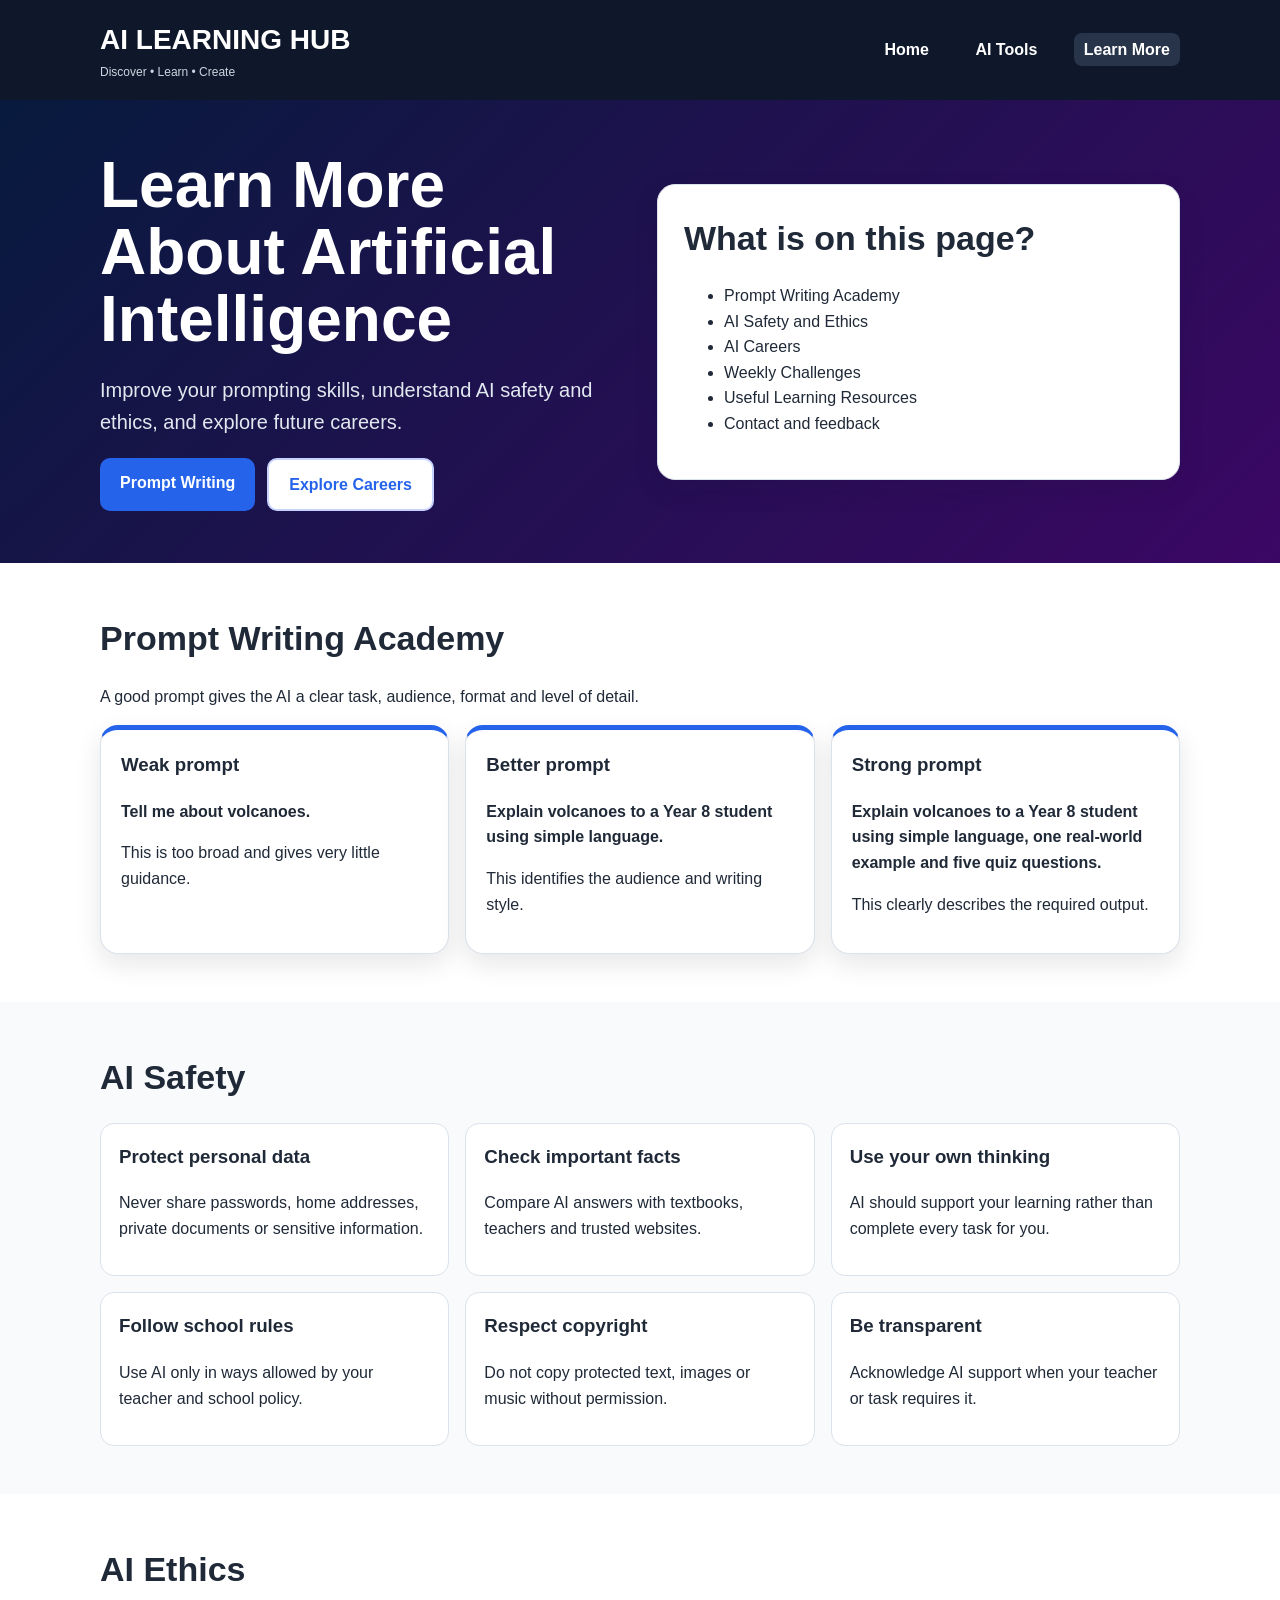
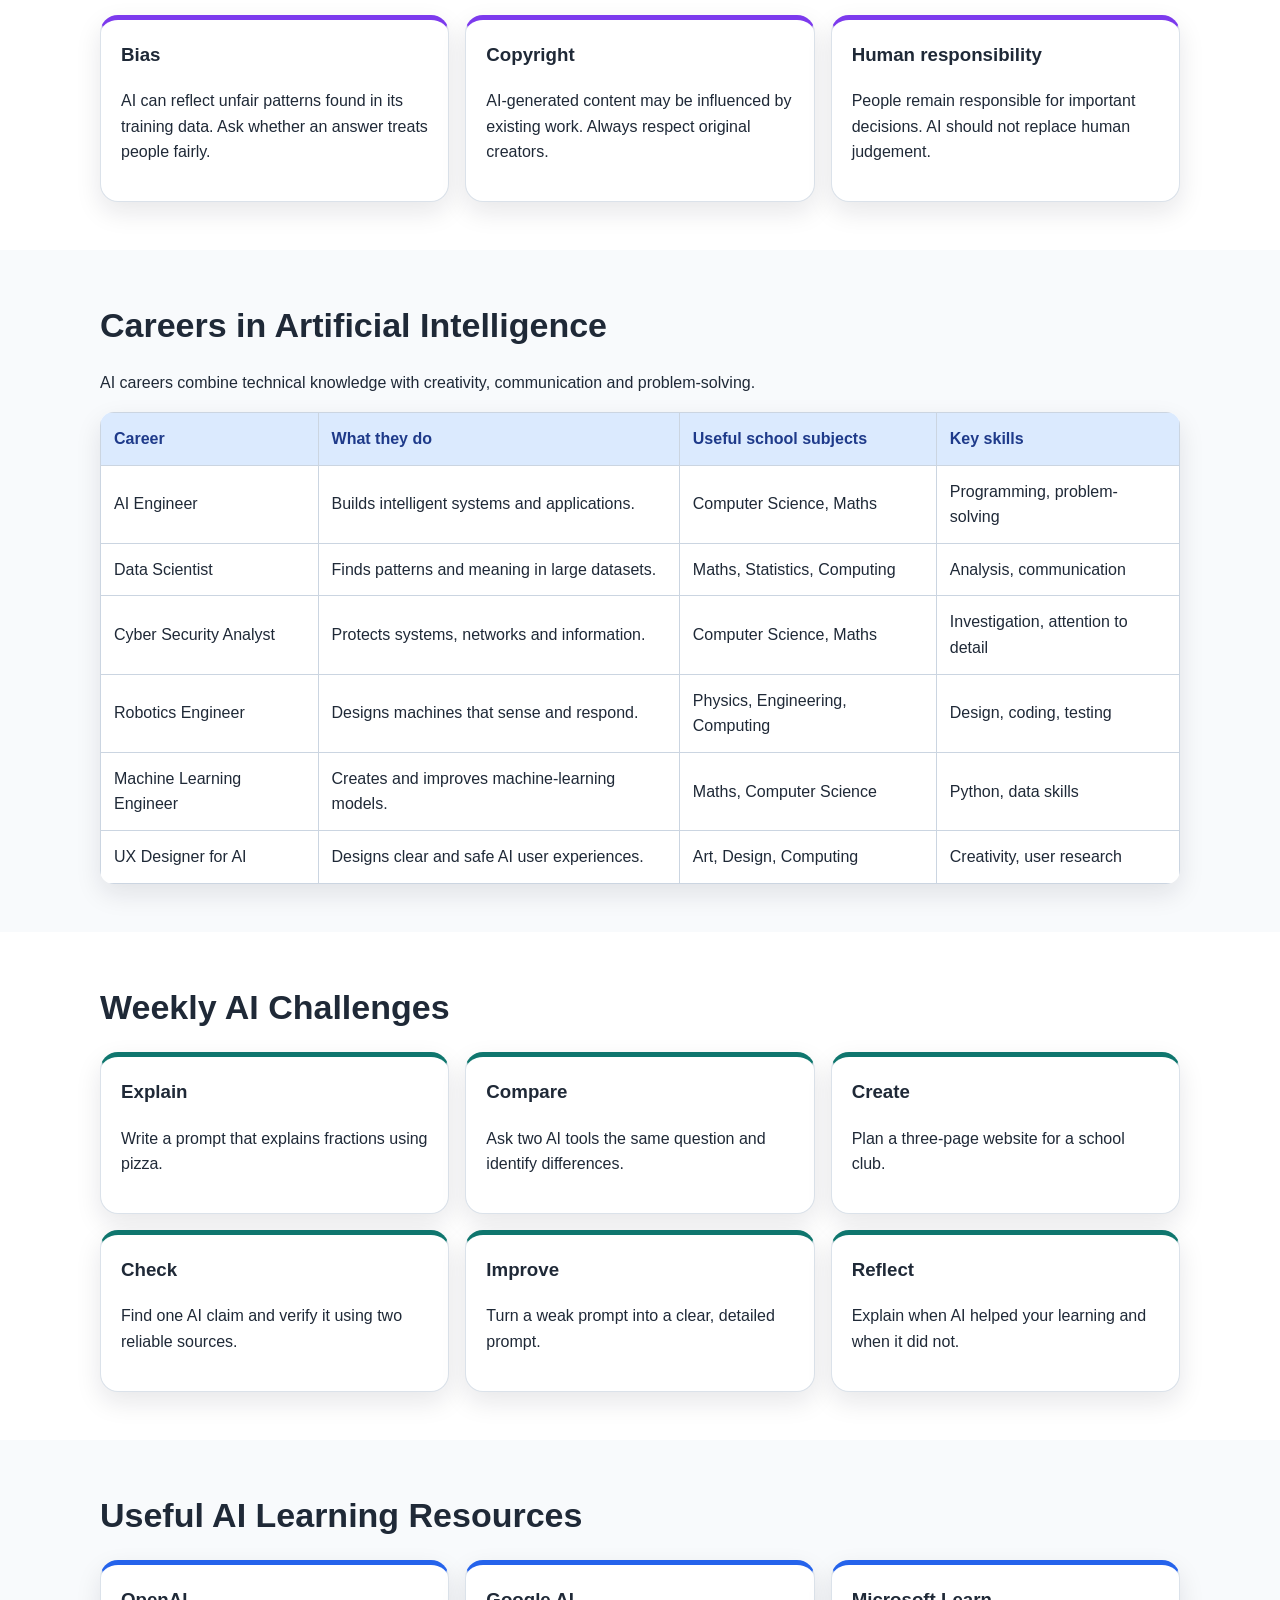
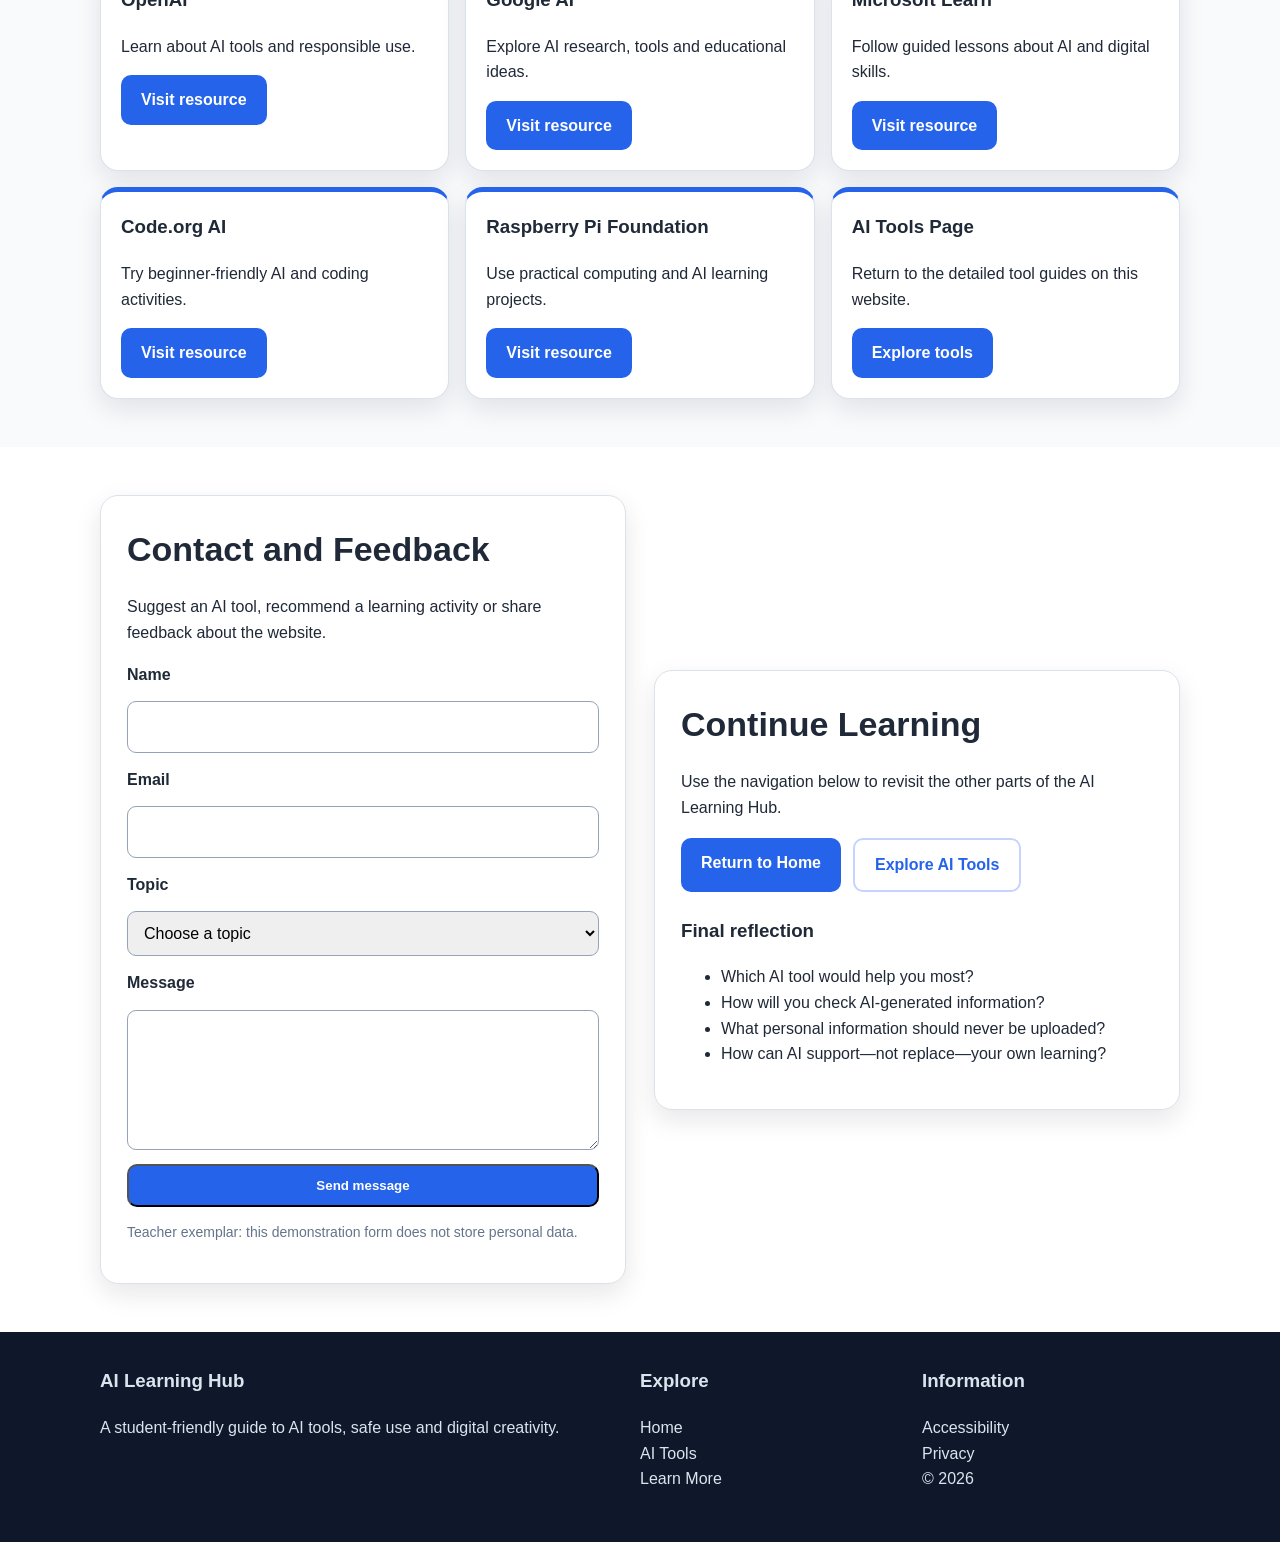
<file: learn-more.html>
<!doctype html>
<html lang="en">
<head>
<meta charset="utf-8">
<meta name="viewport" content="width=device-width,initial-scale=1">
<title>AI Learning Hub | Learn More</title>
<meta name="description" content="Learn about prompt writing, AI safety, ethics, careers and useful AI learning resources.">
<link rel="stylesheet" href="css/style.css">
</head>
<body>
<a class="skip-link" href="#main">Skip to main content</a>

<header>
  <div class="container header-row">
    <div class="logo">AI LEARNING HUB<small>Discover • Learn • Create</small></div>
    <nav aria-label="Main navigation">
      <a href="index.html">Home</a>
      <a href="ai-tools.html">AI Tools</a>
      <a class="active" href="learn-more.html">Learn More</a>
    </nav>
  </div>
</header>

<main id="main">
<section class="hero" id="top">
  <div class="container hero-grid">
    <div>
      <h1>Learn More About Artificial Intelligence</h1>
      <p>Improve your prompting skills, understand AI safety and ethics, and explore future careers.</p>
      <div class="button-row">
        <a class="button" href="#prompt-academy">Prompt Writing</a>
        <a class="button secondary" href="#careers">Explore Careers</a>
      </div>
    </div>
    <div class="panel" style="color:#1f2937">
      <h2>What is on this page?</h2>
      <ul>
        <li>Prompt Writing Academy</li>
        <li>AI Safety and Ethics</li>
        <li>AI Careers</li>
        <li>Weekly Challenges</li>
        <li>Useful Learning Resources</li>
        <li>Contact and feedback</li>
      </ul>
    </div>
  </div>
</section>

<section id="prompt-academy">
  <div class="container">
    <h2>Prompt Writing Academy</h2>
    <p>A good prompt gives the AI a clear task, audience, format and level of detail.</p>
    <div class="fact-grid">
      <div class="fact-card">
        <h3>Weak prompt</h3>
        <p><strong>Tell me about volcanoes.</strong></p>
        <p>This is too broad and gives very little guidance.</p>
      </div>
      <div class="fact-card">
        <h3>Better prompt</h3>
        <p><strong>Explain volcanoes to a Year 8 student using simple language.</strong></p>
        <p>This identifies the audience and writing style.</p>
      </div>
      <div class="fact-card">
        <h3>Strong prompt</h3>
        <p><strong>Explain volcanoes to a Year 8 student using simple language, one real-world example and five quiz questions.</strong></p>
        <p>This clearly describes the required output.</p>
      </div>
    </div>
  </div>
</section>

<section class="light" id="safety">
  <div class="container">
    <h2>AI Safety</h2>
    <div class="checklist">
      <div class="check-item"><h3>Protect personal data</h3><p>Never share passwords, home addresses, private documents or sensitive information.</p></div>
      <div class="check-item"><h3>Check important facts</h3><p>Compare AI answers with textbooks, teachers and trusted websites.</p></div>
      <div class="check-item"><h3>Use your own thinking</h3><p>AI should support your learning rather than complete every task for you.</p></div>
      <div class="check-item"><h3>Follow school rules</h3><p>Use AI only in ways allowed by your teacher and school policy.</p></div>
      <div class="check-item"><h3>Respect copyright</h3><p>Do not copy protected text, images or music without permission.</p></div>
      <div class="check-item"><h3>Be transparent</h3><p>Acknowledge AI support when your teacher or task requires it.</p></div>
    </div>
  </div>
</section>

<section id="ethics">
  <div class="container">
    <h2>AI Ethics</h2>
    <div class="myth-grid">
      <div class="myth-card">
        <h3>Bias</h3>
        <p>AI can reflect unfair patterns found in its training data. Ask whether an answer treats people fairly.</p>
      </div>
      <div class="myth-card">
        <h3>Copyright</h3>
        <p>AI-generated content may be influenced by existing work. Always respect original creators.</p>
      </div>
      <div class="myth-card">
        <h3>Human responsibility</h3>
        <p>People remain responsible for important decisions. AI should not replace human judgement.</p>
      </div>
    </div>
  </div>
</section>

<section class="light" id="careers">
  <div class="container">
    <h2>Careers in Artificial Intelligence</h2>
    <p>AI careers combine technical knowledge with creativity, communication and problem-solving.</p>
    <div class="table-wrap">
      <table>
        <thead>
          <tr>
            <th>Career</th>
            <th>What they do</th>
            <th>Useful school subjects</th>
            <th>Key skills</th>
          </tr>
        </thead>
        <tbody>
          <tr><td>AI Engineer</td><td>Builds intelligent systems and applications.</td><td>Computer Science, Maths</td><td>Programming, problem-solving</td></tr>
          <tr><td>Data Scientist</td><td>Finds patterns and meaning in large datasets.</td><td>Maths, Statistics, Computing</td><td>Analysis, communication</td></tr>
          <tr><td>Cyber Security Analyst</td><td>Protects systems, networks and information.</td><td>Computer Science, Maths</td><td>Investigation, attention to detail</td></tr>
          <tr><td>Robotics Engineer</td><td>Designs machines that sense and respond.</td><td>Physics, Engineering, Computing</td><td>Design, coding, testing</td></tr>
          <tr><td>Machine Learning Engineer</td><td>Creates and improves machine-learning models.</td><td>Maths, Computer Science</td><td>Python, data skills</td></tr>
          <tr><td>UX Designer for AI</td><td>Designs clear and safe AI user experiences.</td><td>Art, Design, Computing</td><td>Creativity, user research</td></tr>
        </tbody>
      </table>
    </div>
  </div>
</section>

<section id="challenges">
  <div class="container">
    <h2>Weekly AI Challenges</h2>
    <div class="challenge-grid">
      <div class="challenge-card"><h3>Explain</h3><p>Write a prompt that explains fractions using pizza.</p></div>
      <div class="challenge-card"><h3>Compare</h3><p>Ask two AI tools the same question and identify differences.</p></div>
      <div class="challenge-card"><h3>Create</h3><p>Plan a three-page website for a school club.</p></div>
      <div class="challenge-card"><h3>Check</h3><p>Find one AI claim and verify it using two reliable sources.</p></div>
      <div class="challenge-card"><h3>Improve</h3><p>Turn a weak prompt into a clear, detailed prompt.</p></div>
      <div class="challenge-card"><h3>Reflect</h3><p>Explain when AI helped your learning and when it did not.</p></div>
    </div>
  </div>
</section>

<section class="light" id="resources">
  <div class="container">
    <h2>Useful AI Learning Resources</h2>
    <div class="decision-grid">
      <div class="fact-card"><h3>OpenAI</h3><p>Learn about AI tools and responsible use.</p><a class="button" href="https://openai.com" target="_blank" rel="noopener">Visit resource</a></div>
      <div class="fact-card"><h3>Google AI</h3><p>Explore AI research, tools and educational ideas.</p><a class="button" href="https://ai.google" target="_blank" rel="noopener">Visit resource</a></div>
      <div class="fact-card"><h3>Microsoft Learn</h3><p>Follow guided lessons about AI and digital skills.</p><a class="button" href="https://learn.microsoft.com" target="_blank" rel="noopener">Visit resource</a></div>
      <div class="fact-card"><h3>Code.org AI</h3><p>Try beginner-friendly AI and coding activities.</p><a class="button" href="https://code.org/ai" target="_blank" rel="noopener">Visit resource</a></div>
      <div class="fact-card"><h3>Raspberry Pi Foundation</h3><p>Use practical computing and AI learning projects.</p><a class="button" href="https://www.raspberrypi.org" target="_blank" rel="noopener">Visit resource</a></div>
      <div class="fact-card"><h3>AI Tools Page</h3><p>Return to the detailed tool guides on this website.</p><a class="button" href="ai-tools.html">Explore tools</a></div>
    </div>
  </div>
</section>

<section id="contact">
  <div class="container intro-grid">
    <div class="panel">
      <h2>Contact and Feedback</h2>
      <p>Suggest an AI tool, recommend a learning activity or share feedback about the website.</p>
      <form>
        <label for="name">Name</label>
        <input id="name" type="text" required>

        <label for="email">Email</label>
        <input id="email" type="email" required>

        <label for="topic">Topic</label>
        <select id="topic">
          <option>Choose a topic</option>
          <option>Suggest an AI tool</option>
          <option>Recommend an activity</option>
          <option>Website feedback</option>
          <option>Other</option>
        </select>

        <label for="message">Message</label>
        <textarea id="message" required></textarea>

        <button class="button" type="submit">Send message</button>
      </form>
      <p class="small">Teacher exemplar: this demonstration form does not store personal data.</p>
    </div>

    <div class="panel">
      <h2>Continue Learning</h2>
      <p>Use the navigation below to revisit the other parts of the AI Learning Hub.</p>
      <div class="button-row">
        <a class="button" href="index.html">Return to Home</a>
        <a class="button secondary" href="ai-tools.html">Explore AI Tools</a>
      </div>
      <h3 style="margin-top:24px">Final reflection</h3>
      <ul>
        <li>Which AI tool would help you most?</li>
        <li>How will you check AI-generated information?</li>
        <li>What personal information should never be uploaded?</li>
        <li>How can AI support—not replace—your own learning?</li>
      </ul>
    </div>
  </div>
</section>
</main>

<footer>
  <div class="container footer-grid">
    <div><h3>AI Learning Hub</h3><p>A student-friendly guide to AI tools, safe use and digital creativity.</p></div>
    <div><h3>Explore</h3><p><a href="index.html">Home</a><br><a href="ai-tools.html">AI Tools</a><br><a href="learn-more.html">Learn More</a></p></div>
    <div><h3>Information</h3><p>Accessibility<br>Privacy<br>© 2026</p></div>
  </div>
</footer>
</body>
</html>
</file>
<file: css/style.css>
:root{
 --navy:#0f172a;--blue:#2563eb;--purple:#7c3aed;--ink:#1f2937;
 --muted:#64748b;--light:#f8fafc;--line:#dbe2ea;--white:#fff;
 --green:#0f766e;--orange:#c2410c;--radius:18px;
 --shadow:0 10px 26px rgba(15,23,42,.10)
}
*{box-sizing:border-box}
html{scroll-behavior:smooth}
body{margin:0;font-family:Arial,Helvetica,sans-serif;color:var(--ink);line-height:1.6;background:#fff}
img{max-width:100%;display:block}
a{color:var(--blue)}
.container{width:min(1080px,92%);margin:auto}
.skip-link{position:absolute;left:-9999px;top:8px;background:#fff;padding:10px 14px;z-index:1000}
.skip-link:focus{left:8px}
header{background:var(--navy);color:#fff}
.header-row{display:flex;justify-content:space-between;align-items:center;gap:20px;padding:18px 0}
.logo{font-size:28px;font-weight:800}
.logo small{display:block;font-size:12px;font-weight:500;color:#cbd5e1}
nav a{color:#fff;text-decoration:none;margin-left:22px;font-weight:700;padding:8px 10px;border-radius:8px}
nav a:hover,nav a.active{background:#273449}
.hero{background:linear-gradient(135deg,#071a3d,#3b0764);color:#fff;padding:52px 0}
.hero-grid{display:grid;grid-template-columns:1fr 1fr;gap:34px;align-items:center}
.hero h1{font-size:clamp(42px,6vw,64px);line-height:1.05;margin:0 0 16px}
.hero p{font-size:20px;color:#e2e8f0}
.button{display:inline-block;background:var(--blue);color:#fff;text-decoration:none;padding:12px 20px;border-radius:10px;font-weight:700;transition:.2s}
.button:hover{background:var(--purple);transform:translateY(-2px)}
.button.secondary{background:#fff;color:var(--blue);border:2px solid #c7d2fe}
.button-row{display:flex;gap:12px;flex-wrap:wrap;margin-top:18px}
section{padding:48px 0}
.light{background:var(--light)}
h2{font-size:34px;margin:0 0 18px}
h3{margin-top:0}
.intro-grid,.tool-section{display:grid;grid-template-columns:1fr 1fr;gap:28px;align-items:center}
.panel,.mini-card,.fact-card,.myth-card,.challenge-card{background:#fff;border:1px solid var(--line);border-radius:var(--radius);box-shadow:var(--shadow)}
.panel{padding:26px}
.anchor-grid{display:grid;grid-template-columns:repeat(3,1fr);gap:16px;margin-top:20px}
.anchor-card{background:#fff;border:1px solid var(--line);border-top:5px solid var(--purple);padding:18px;border-radius:14px}
.anchor-card a{font-weight:700;text-decoration:none}
.tool-section{margin-bottom:20px}
.tool-section img{border-radius:18px}
.detail-grid{display:grid;grid-template-columns:1fr 1fr;gap:16px;margin-top:16px}
.mini-card{padding:18px}
.prompt-box{background:#eef2ff;border-left:6px solid var(--blue);padding:16px;border-radius:12px;font-weight:700}
.warning-box{background:#fff7ed;border-left:6px solid var(--orange);padding:16px;border-radius:12px}
.tip-box{background:#ecfdf5;border-left:6px solid var(--green);padding:16px;border-radius:12px}
.back-top{display:inline-block;margin-top:14px;font-weight:700}
.table-wrap{overflow-x:auto;border-radius:14px;box-shadow:var(--shadow)}
table{width:100%;border-collapse:collapse;background:#fff;min-width:900px}
th,td{padding:13px;border:1px solid #cbd5e1;text-align:left}
th{background:#dbeafe;color:#1e3a8a}
tr:hover td{background:#fafaff}
.decision-grid{display:grid;grid-template-columns:repeat(3,1fr);gap:16px}
.fact-grid,.myth-grid,.challenge-grid{display:grid;grid-template-columns:repeat(3,1fr);gap:16px}
.fact-card,.myth-card,.challenge-card{padding:20px}
.fact-card{border-top:5px solid var(--blue)}
.myth-card{border-top:5px solid var(--purple)}
.challenge-card{border-top:5px solid var(--green)}
.checklist{display:grid;grid-template-columns:repeat(3,1fr);gap:16px}
.check-item{background:#fff;border:1px solid var(--line);border-radius:14px;padding:18px}
footer{background:var(--navy);color:#dbe4ee;padding:34px 0}
.footer-grid{display:grid;grid-template-columns:2fr 1fr 1fr;gap:24px}
footer a{color:#dbe4ee;text-decoration:none}
footer a:hover{text-decoration:underline}
.small{font-size:14px;color:var(--muted)}
@media(max-width:850px){
 .header-row{display:block}
 nav{margin-top:12px}
 nav a{display:inline-block;margin:5px 8px 5px 0}
 .hero-grid,.intro-grid,.tool-section,.detail-grid{grid-template-columns:1fr}
 .anchor-grid,.decision-grid,.fact-grid,.myth-grid,.challenge-grid,.checklist{grid-template-columns:1fr 1fr}
 .footer-grid{grid-template-columns:1fr 1fr}
}
@media(max-width:560px){
 .anchor-grid,.decision-grid,.fact-grid,.myth-grid,.challenge-grid,.checklist,.footer-grid{grid-template-columns:1fr}
}

form{display:grid;gap:14px}
label{font-weight:700}
input,select,textarea{width:100%;padding:12px;border:1px solid #94a3b8;border-radius:9px;font:inherit}
textarea{min-height:140px;resize:vertical}
</file>
